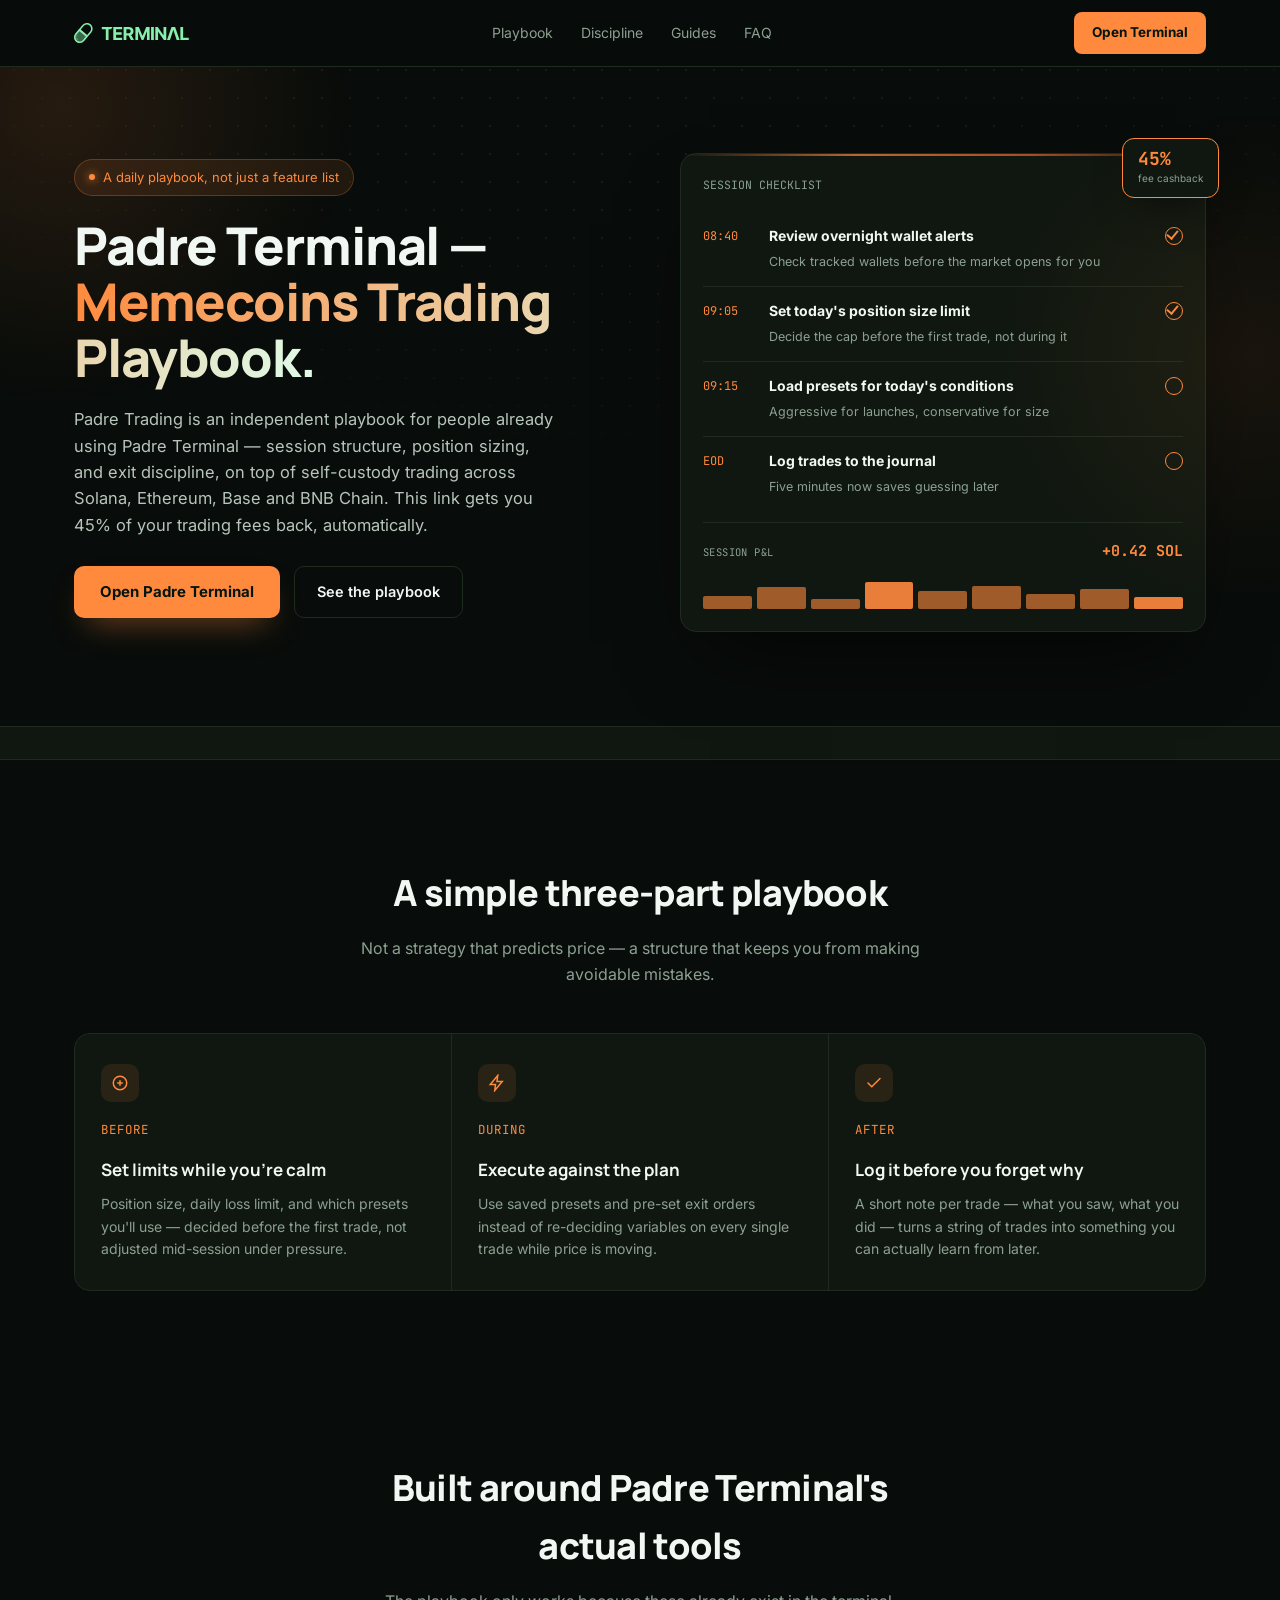
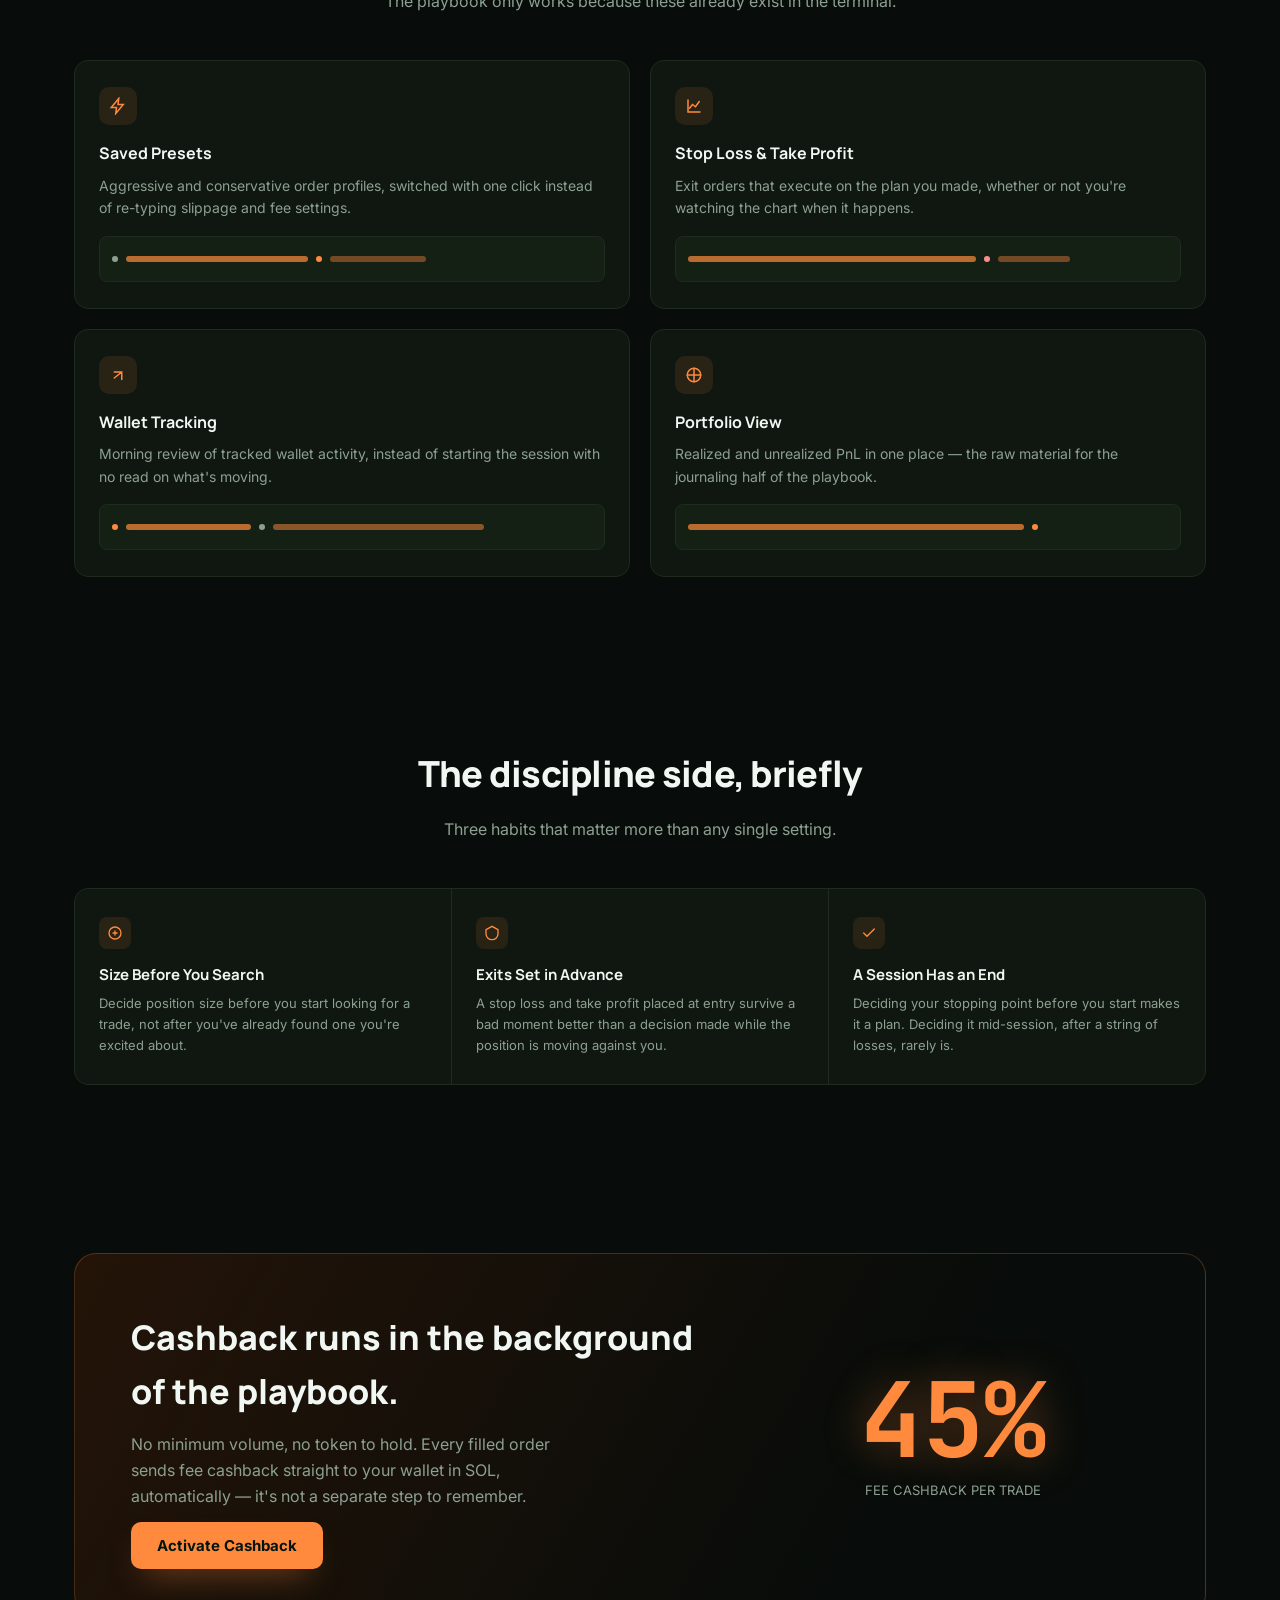
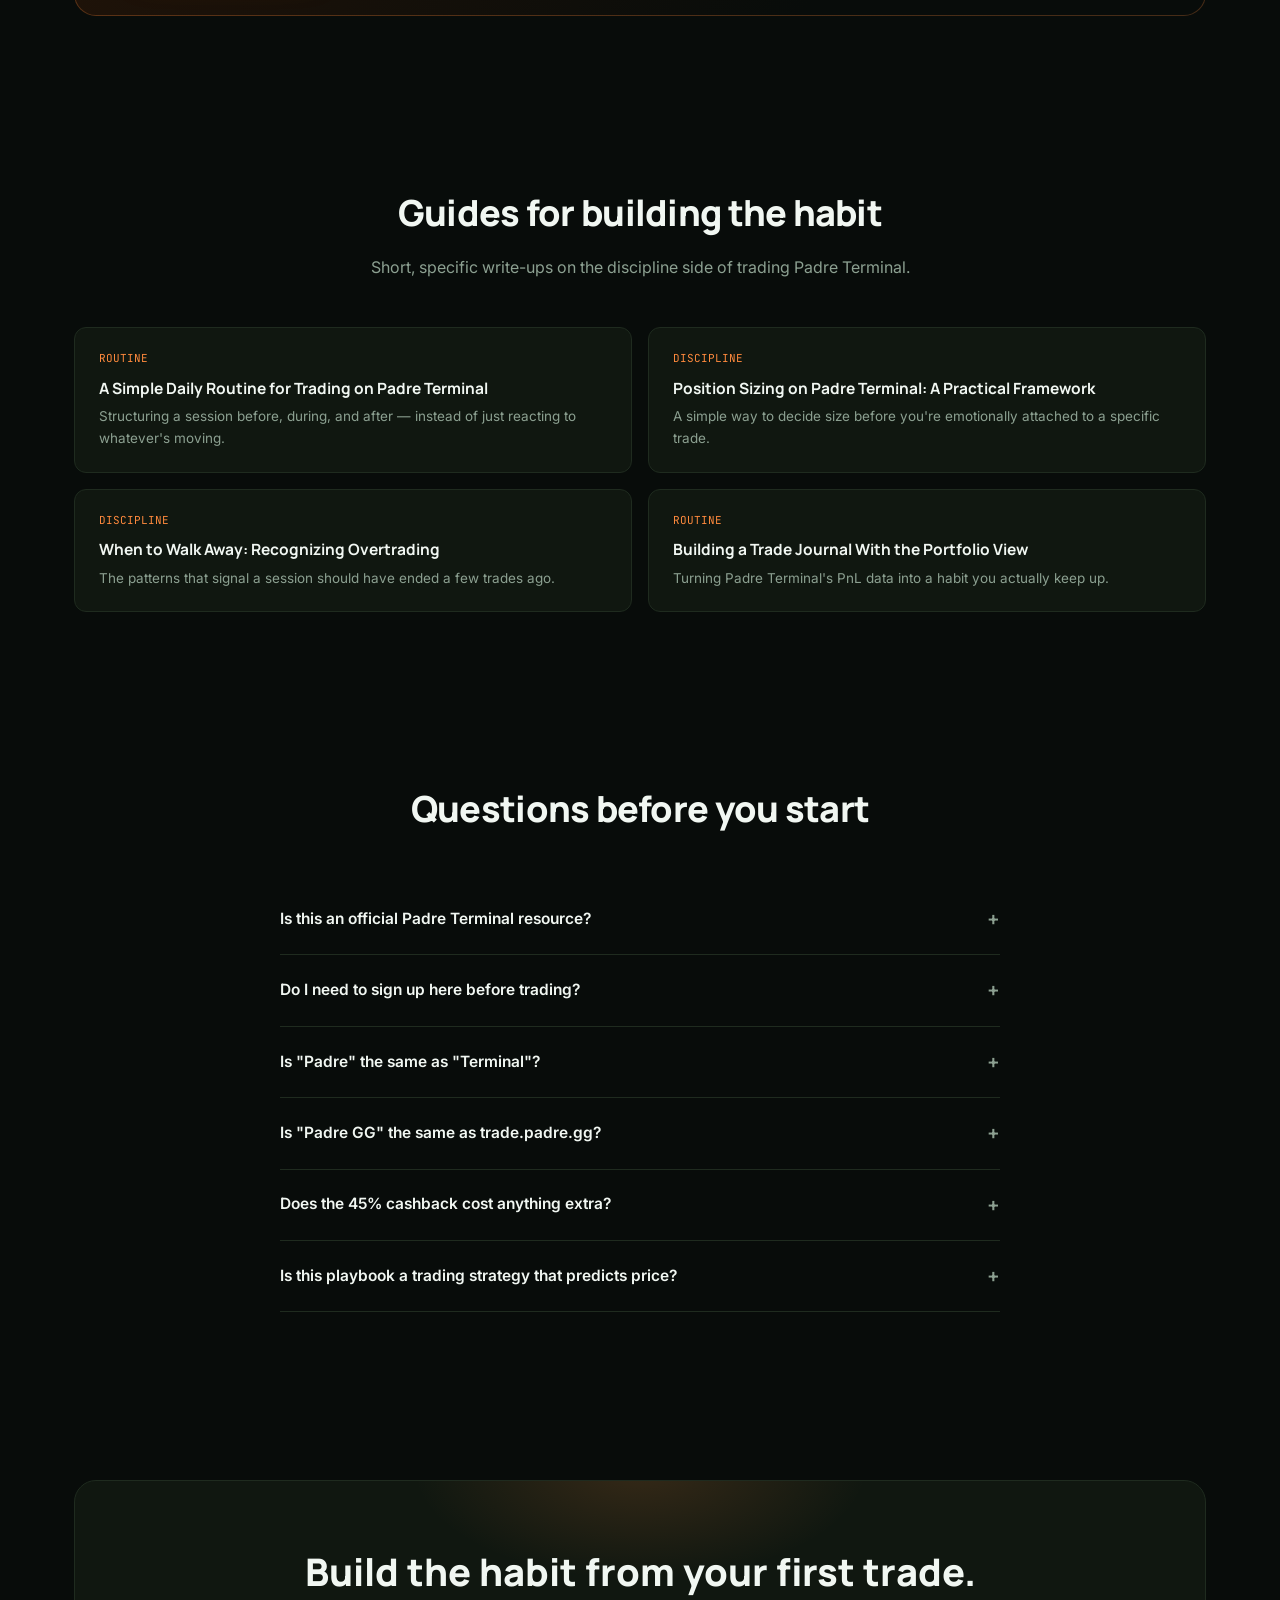
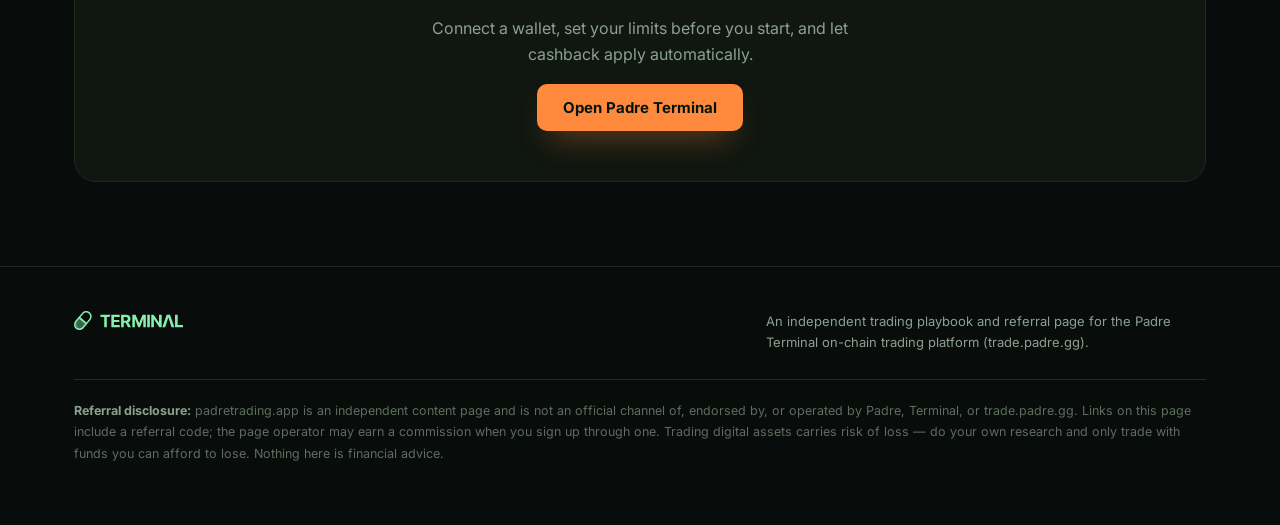
<file: index.html>
<!DOCTYPE html>
<html lang="en">
<head>
<meta charset="UTF-8">
<meta name="viewport" content="width=device-width, initial-scale=1.0, maximum-scale=5.0">
<title>Padre Terminal — Memecoins Trading Playbook, 45% Fee Cashback</title>
<meta name="description" content="A practical trading playbook for Padre Terminal (Padre GG, trade.padre.gg) — session routines, position sizing, and exit discipline for self-custody trading across Solana, Ethereum, Base and BNB Chain. 45% fee cashback via this link.">
<meta property="og:title" content="Padre Trading — Padre Terminal (Padre GG) Playbook">
<meta property="og:description" content="Session routines, position sizing, and exit discipline for trade.padre.gg traders. 45% fee cashback via this referral link.">
<meta property="og:type" content="website">
<meta property="og:site_name" content="Padre Trading">
<meta property="og:url" content="https://padretrading.app/">
<link rel="canonical" href="https://padretrading.app/">
<link rel="icon" href="/favicon.ico" sizes="any">
<link rel="icon" href="/favicon-48.png" sizes="48x48" type="image/png">
<link rel="icon" href="/favicon-96.png" type="image/png" sizes="96x96">
<link rel="icon" href="/icon-mark.svg" type="image/svg+xml">
<link rel="apple-touch-icon" href="/apple-touch-icon.png">
<link rel="manifest" href="/site.webmanifest">
<script type="application/ld+json">
{
  "@context": "https://schema.org",
  "@type": "WebSite",
  "name": "Padre Trading",
  "url": "https://padretrading.app/"
}
</script>
<link rel="preconnect" href="https://fonts.googleapis.com">
<link rel="preconnect" href="https://fonts.gstatic.com" crossorigin>
<link href="https://fonts.googleapis.com/css2?family=Manrope:wght@500;600;700;800&family=Inter:wght@400;500;600;700&family=JetBrains+Mono:wght@400;500;600&display=swap" rel="stylesheet">
<style>
  :root{
    --bg:#080C0A;
    --panel:#101710;
    --panel-2:#152015;
    --line:#1F2B1F;
    --ink:#F1F7F2;
    --muted:#8CA091;
    --accent:#FF8A3D;
    --accent-2:#E8672A;
    --accent-dim: rgba(255,138,61,0.10);
    --warn:#FB8D8D;
    --maxw:1180px;
    --radius:16px;
  }
  *{box-sizing:border-box; margin:0; padding:0;}
  html{scroll-behavior:smooth;}
  body{background:var(--bg); color:var(--ink); font-family:'Inter',sans-serif; line-height:1.6; -webkit-font-smoothing:antialiased; overflow-x:hidden; position:relative;}
  body::before{
    content:""; position:fixed; inset:0; z-index:-1; pointer-events:none;
    background-image: radial-gradient(circle, rgba(255,138,61,0.10) 1px, transparent 1px);
    background-size: 28px 28px;
    mask-image: radial-gradient(ellipse 70% 60% at 50% 0%, black 40%, transparent 100%);
    -webkit-mask-image: radial-gradient(ellipse 70% 60% at 50% 0%, black 40%, transparent 100%);
  }
  h1,h2,h3{font-family:'Manrope',sans-serif;}
  .mono{font-family:'JetBrains Mono',monospace;}
  a{color:inherit; text-decoration:none;}
  .wrap{max-width:var(--maxw); margin:0 auto; padding:0 24px;}
  ::selection{background:var(--accent); color:#04150F;}
  img{max-width:100%; display:block;}

  header{position:sticky; top:0; z-index:60; background:rgba(8,12,10,0.85); backdrop-filter:blur(14px); border-bottom:1px solid var(--line);}
  nav{display:flex; align-items:center; justify-content:space-between; height:66px;}
  .brand svg{height:20px; width:auto; display:block;}
  .nav-links{display:flex; gap:28px; font-size:14px; color:var(--muted);}
  .nav-links a:hover{color:var(--ink);}
  .nav-mobile-hide{display:flex;}
  .nav-right{display:flex; align-items:center; gap:10px;}
  .nav-cta{background:var(--accent); color:#04150F; font-weight:700; font-size:13.5px; padding:10px 18px; border-radius:8px; white-space:nowrap;}
  .hamburger{display:none; align-items:center; justify-content:center; width:34px; height:34px; border-radius:8px; border:1px solid var(--line); background:transparent; color:var(--ink); cursor:pointer;}
  .hamburger svg{width:16px; height:16px;}
  .hamburger.open{border-color:var(--accent); color:var(--accent);}
  .mobile-panel{display:none; flex-direction:column; padding:6px 0 14px; border-top:1px solid var(--line);}
  .mobile-panel.open{display:flex;}
  .mobile-panel a{padding:12px 4px; font-size:14.5px; color:var(--muted); border-bottom:1px solid var(--line);}
  .mobile-panel a:hover{color:var(--accent);}
  @media(max-width:840px){ .nav-mobile-hide{display:none;} .hamburger{display:flex;} }
  @media(max-width:460px){ .wrap{padding:0 16px;} nav{height:56px;} .brand svg{height:17px;} .nav-cta{padding:7px 12px; font-size:12px;} .hamburger{width:30px; height:30px;} }

  .hero{position:relative; padding:60px 0 20px; overflow:hidden;}
  .hero::before{content:""; position:absolute; width:600px; height:600px; border-radius:50%; left:-240px; top:-260px; background:radial-gradient(circle, rgba(255,138,61,0.12), transparent 70%); pointer-events:none;}
  .hero::after{content:""; position:absolute; width:500px; height:500px; border-radius:50%; right:-220px; top:40px; background:radial-gradient(circle, rgba(255,138,61,0.07), transparent 70%); pointer-events:none;}
  .hero-grid{display:grid; grid-template-columns:1fr 0.95fr; gap:52px; align-items:center; position:relative;}
  @media(max-width:940px){ .hero-grid{grid-template-columns:1fr;} }

  .hero-visual{position:relative; padding:26px 0 46px 0;}
  .pnl-strip{margin-top:18px; padding-top:16px; border-top:1px solid var(--line);}
  .pnl-strip .pl-row{display:flex; justify-content:space-between; align-items:baseline; margin-bottom:12px;}
  .pnl-strip .pl-lbl{font-family:'JetBrains Mono',monospace; font-size:10.5px; color:var(--muted); letter-spacing:0.04em;}
  .pnl-strip .pl-val{font-family:'JetBrains Mono',monospace; font-size:15px; font-weight:700; color:var(--accent);}
  .pnl-strip .pl-bars{display:flex; gap:5px; align-items:flex-end; height:34px;}
  .pnl-strip .pl-bars span{flex:1; border-radius:2px; background:var(--accent); opacity:0.6;}
  @media(max-width:940px){ .hero-visual{padding:26px 0 40px 0;} }

  .pill{display:inline-flex; align-items:center; gap:8px; font-size:13px; color:var(--accent); background:var(--accent-dim); border:1px solid rgba(255,138,61,0.25); padding:7px 14px; border-radius:100px; margin-bottom:22px;}
  .pill .dot{width:6px; height:6px; border-radius:50%; background:var(--accent); box-shadow:0 0 8px var(--accent);}

  h1.hero-h{font-size:clamp(32px,4.8vw,52px); font-weight:800; line-height:1.08; letter-spacing:-0.02em; margin-bottom:20px;}
  h1.hero-h .grad{background:linear-gradient(100deg, var(--accent), #DFFCE9); -webkit-background-clip:text; background-clip:text; color:transparent;}
  .hero p.sub{font-size:16.5px; color:#B7C6BB; max-width:480px; margin-bottom:28px;}

  .cta-row{display:flex; gap:14px; flex-wrap:wrap; margin-bottom:28px;}
  .btn-primary{background:var(--accent); color:#04150F; font-weight:700; font-size:15px; padding:14px 26px; border-radius:10px; box-shadow:0 16px 32px -14px rgba(255,138,61,0.5); transition:transform .15s ease;}
  .btn-primary:hover{transform:translateY(-2px);}
  .btn-ghost{border:1px solid var(--line); color:var(--ink); font-weight:600; font-size:14.5px; padding:13px 22px; border-radius:10px;}
  .btn-ghost:hover{border-color:#2c3a2c;}

  /* session timeline visual in hero */
  .session-card{background:var(--panel); border:1px solid var(--line); border-radius:var(--radius); padding:22px; box-shadow:0 40px 80px -30px rgba(0,0,0,0.7); position:relative;}
  .session-card::before{content:""; position:absolute; top:0; left:0; right:0; height:2px; background:linear-gradient(90deg, transparent, var(--accent), var(--accent-2), transparent); opacity:0.7; border-radius:16px 16px 0 0;}
  .float-badge{position:absolute; right:-14px; top:-16px; background:var(--panel); border:1px solid var(--accent); border-radius:12px; padding:11px 15px; box-shadow:0 20px 40px -16px rgba(0,0,0,0.6); z-index:2;}
  .float-badge .v{font-family:'JetBrains Mono',monospace; font-size:18px; font-weight:700; color:var(--accent); line-height:1;}
  .float-badge .l{font-size:10px; color:var(--muted); margin-top:2px;}
  @media(max-width:460px){ .float-badge{right:0; top:-12px; padding:8px 11px;} .float-badge .v{font-size:14px;} }
  .session-card .sc-head{font-family:'JetBrains Mono',monospace; font-size:11.5px; color:var(--muted); margin-bottom:18px; display:flex; justify-content:space-between;}
  .sc-item{display:flex; gap:14px; padding:13px 0; border-bottom:1px solid var(--line);}
  .sc-item:last-child{border-bottom:none;}
  .sc-time{font-family:'JetBrains Mono',monospace; font-size:12px; color:var(--accent); width:52px; flex-shrink:0; padding-top:2px;}
  .sc-body b{display:block; font-size:14px; font-weight:700;}
  .sc-body span{font-size:12.5px; color:var(--muted);}
  .sc-check{width:18px; height:18px; border-radius:50%; border:1.5px solid var(--accent); flex-shrink:0; margin-left:auto; position:relative; margin-top:2px;}
  .sc-check.done::after{content:""; position:absolute; left:3px; top:0; width:5px; height:9px; border-right:2px solid var(--accent); border-bottom:2px solid var(--accent); transform:rotate(40deg);}

  .ticker-outer{border-top:1px solid var(--line); border-bottom:1px solid var(--line); margin-top:48px; overflow:hidden; background:var(--panel); padding:16px 0;}
  .ticker-track{display:flex; gap:48px; width:max-content; animation:ticker-scroll 28s linear infinite;}
  @keyframes ticker-scroll{from{transform:translateX(0);} to{transform:translateX(-50%);}}
  .tick-group{display:flex; align-items:center; gap:48px; white-space:nowrap;}
  .tick-stat{font-family:'JetBrains Mono',monospace; font-size:13px; color:var(--ink);}
  .tick-stat b{color:var(--accent);}
  .tick-sep{width:1px; height:14px; background:var(--line);}
  .tick-chain{font-size:12.5px; color:var(--muted); letter-spacing:0.04em;}
  @media (prefers-reduced-motion: reduce){ .ticker-track{animation:none;} }

  section{padding:84px 0;}
  .sec-head{max-width:600px; margin:0 auto 46px; text-align:center;}
  .sec-head.left{text-align:left; margin:0 0 40px;}
  .sec-head h2{font-size:clamp(26px,3.6vw,36px); font-weight:800; letter-spacing:-0.02em; margin-bottom:14px;}
  .sec-head p{color:var(--muted); font-size:16px;}

  /* playbook steps */
  .playbook{display:grid; grid-template-columns:repeat(3,1fr); gap:1px; background:var(--line); border:1px solid var(--line); border-radius:var(--radius); overflow:hidden;}
  @media(max-width:860px){ .playbook{grid-template-columns:1fr;} }
  .pb-card{background:var(--panel); padding:30px 26px; transition:background .2s ease;}
  .pb-card:hover{background:var(--panel-2);}
  .pb-icon{width:38px; height:38px; border-radius:10px; background:var(--accent-dim); display:flex; align-items:center; justify-content:center; margin-bottom:18px;}
  .pb-icon svg{width:18px; height:18px; stroke:var(--accent);}
  .pb-num{font-family:'JetBrains Mono',monospace; font-size:12.5px; color:var(--accent); margin-bottom:16px;}
  .pb-card h3{font-size:17px; font-weight:700; margin-bottom:10px;}
  .pb-card p{color:var(--muted); font-size:14px;}

  /* feature grid */
  .feat-grid{display:grid; grid-template-columns:repeat(2,1fr); gap:20px;}
  @media(max-width:700px){ .feat-grid{grid-template-columns:1fr;} }
  .feat-card{background:var(--panel); border:1px solid var(--line); border-radius:14px; padding:26px 24px; transition:border-color .2s ease, transform .2s ease; overflow:hidden; position:relative;}
  .feat-card:hover{border-color:#2c3a2c; transform:translateY(-3px);}
  .feat-icon{width:38px; height:38px; border-radius:10px; background:var(--accent-dim); display:flex; align-items:center; justify-content:center; margin-bottom:16px;}
  .feat-icon svg{width:18px; height:18px; stroke:var(--accent);}
  .feat-card h3{font-size:16px; font-weight:700; margin-bottom:8px;}
  .feat-card p{color:var(--muted); font-size:14px; margin-bottom:16px;}
  .feat-mini{height:46px; border-radius:8px; background:var(--panel-2); border:1px solid var(--line); display:flex; align-items:center; padding:0 12px; gap:8px;}
  .feat-mini .bar{height:6px; border-radius:3px; background:var(--accent); opacity:0.7;}
  .feat-mini .dot2{width:6px; height:6px; border-radius:50%; background:var(--muted); flex-shrink:0;}

  /* discipline badges */
  .badge-grid{display:grid; grid-template-columns:repeat(3,1fr); gap:1px; background:var(--line); border:1px solid var(--line); border-radius:14px; overflow:hidden;}
  @media(max-width:760px){ .badge-grid{grid-template-columns:1fr;} }
  .badge-cell{background:var(--panel); padding:28px 24px;}
  .badge-cell .bi{width:32px; height:32px; border-radius:8px; background:var(--accent-dim); display:flex; align-items:center; justify-content:center; margin-bottom:14px;}
  .badge-cell .bi svg{width:16px; height:16px; stroke:var(--accent);}
  .badge-cell h3{font-size:15px; font-weight:700; margin-bottom:6px;}
  .badge-cell p{font-size:13px; color:var(--muted);}

  .cashback{background:linear-gradient(120deg, #241408, #080C0A 70%); border:1px solid rgba(255,138,61,0.25); border-radius:22px; padding:56px; display:grid; grid-template-columns:1.2fr 0.8fr; gap:40px; align-items:center;}
  @media(max-width:800px){ .cashback{grid-template-columns:1fr; padding:36px 26px; text-align:center;} .cashback p{margin-left:auto; margin-right:auto;} }
  .cashback h2{font-size:clamp(24px,3.4vw,34px); font-weight:800; margin-bottom:14px;}
  .cashback p{color:var(--muted); margin-bottom:24px; max-width:420px;}
  .big-num{font-family:'JetBrains Mono',monospace; font-size:clamp(64px,9vw,104px); font-weight:700; color:var(--accent); line-height:1; text-align:center; text-shadow:0 0 44px rgba(255,138,61,0.4);}
  .big-num-l{text-align:center; color:var(--muted); font-size:13px; margin-top:8px;}

  .post-list{display:grid; grid-template-columns:repeat(2,1fr); gap:16px;}
  @media(max-width:700px){ .post-list{grid-template-columns:1fr;} }
  .post-item{background:var(--panel); border:1px solid var(--line); border-radius:12px; padding:22px 24px; transition:border-color .15s ease;}
  .post-item:hover{border-color:var(--accent);}
  .post-item .cat{font-family:'JetBrains Mono',monospace; font-size:11px; color:var(--accent); margin-bottom:8px;}
  .post-item h3{font-size:15.5px; font-weight:700; margin-bottom:6px;}
  .post-item p{font-size:13.5px; color:var(--muted);}

  .faq-item{border-bottom:1px solid var(--line); padding:20px 0;}
  .faq-q{display:flex; justify-content:space-between; align-items:center; cursor:pointer; font-weight:600; font-size:15.5px;}
  .faq-q:hover{color:var(--accent);}
  .faq-q .plus{color:var(--muted); font-size:19px; transition:transform .2s; margin-left:16px; flex-shrink:0;}
  .faq-item.open .plus{transform:rotate(45deg); color:var(--accent);}
  .faq-a{max-height:0; overflow:hidden; transition:max-height .25s ease;}
  .faq-a p{color:var(--muted); font-size:14px; padding-top:12px; max-width:640px;}

  .final-cta{position:relative; overflow:hidden; text-align:center; background:var(--panel); border:1px solid var(--line); border-radius:22px; padding:60px 24px;}
  .final-cta::before{content:""; position:absolute; width:460px; height:230px; left:50%; top:-130px; transform:translateX(-50%); background:radial-gradient(ellipse, rgba(255,138,61,0.16), transparent 70%); pointer-events:none;}
  .final-cta h2{font-size:clamp(26px,4vw,38px); font-weight:800; margin-bottom:14px; position:relative;}
  .final-cta p{color:var(--muted); margin-bottom:28px; position:relative; max-width:440px; margin-left:auto; margin-right:auto;}

  footer{border-top:1px solid var(--line); padding:44px 0 60px;}
  .foot-grid{display:flex; justify-content:space-between; flex-wrap:wrap; gap:20px; margin-bottom:26px; align-items:flex-start;}
  footer .foot-grid svg{height:19px; width:auto;}
  footer .disclaimer{font-size:12.5px; line-height:1.75; color:#5E6D5F; border-top:1px solid var(--line); padding-top:20px;}
  footer .disclaimer strong{color:#8CA091;}

  :focus-visible{outline:2px solid var(--accent); outline-offset:2px;}
</style>
<meta name="google-site-verification" content="ou1lOuBUzwmfHWQ9CeHdJwpDNwmcPGIRPgCT9qHuFzk" />
</head>
<body>

<header>
  <div class="wrap">
    <nav>
      <a href="#top" class="brand" aria-label="Home">
        <svg viewBox="0 0 460 80" fill="none" xmlns="http://www.w3.org/2000/svg">
          <g clip-path="url(#hlogo)">
            <path d="M111.18 24.9642V15.8462H154.259L148.422 24.9642H138.201V68.1539H127.239V24.9642H111.18Z" fill="#86EFAC"/>
            <path d="M157.173 68.1539V15.8462H192.518V24.9642H168.264V37.4282H190.699V46.5463H168.264V59.0358H192.62V68.1539H157.173Z" fill="#86EFAC"/>
            <path d="M198.449 68.1539V15.8462H219.142C223.104 15.8462 226.485 16.5528 229.285 17.9661C232.103 19.3623 234.245 21.346 235.713 23.917C237.199 26.4711 237.942 29.4765 237.942 32.933C237.942 36.4065 237.191 39.3949 235.688 41.8978C234.186 44.3838 232.008 46.2909 229.157 47.619C226.322 48.9471 222.891 49.6112 218.861 49.6112H205.005V40.723H217.068C219.185 40.723 220.944 40.4335 222.344 39.8546C223.745 39.2756 224.786 38.4073 225.469 37.2494C226.169 36.0915 226.519 34.6528 226.519 32.933C226.519 31.1963 226.169 29.7319 225.469 28.54C224.786 27.3481 223.736 26.4456 222.319 25.8326C220.919 25.2026 219.151 24.8877 217.017 24.8877H209.538V68.1539H198.449ZM226.775 44.3498L239.811 68.1539H227.57L214.814 44.3498H226.775Z" fill="#86EFAC"/>
            <path d="M245.639 15.8462H259.316L273.762 50.9904H274.375L288.821 15.8462H302.498V68.1539H291.741V34.1079H291.305L277.731 67.8985H270.406L256.832 33.9802H256.397V68.1539H245.639V15.8462Z" fill="#86EFAC"/>
            <path d="M319.416 15.8462V68.1539H308.327V15.8462H319.416Z" fill="#86EFAC"/>
            <path d="M369.117 15.8462V68.1539H359.538L336.718 35.2317H336.334V68.1539H325.245V15.8462H334.977L357.618 48.7428H358.079V15.8462H369.117Z" fill="#86EFAC"/>
            <path d="M383.916 68.1539H372.032L390.14 15.8462H404.431L422.513 68.1539H410.629L397.489 27.7993H397.08L383.916 68.1539Z" fill="#86EFAC"/>
            <path d="M425.427 68.1539V15.8462H436.517V59.0358H459.005V68.1539H425.427Z" fill="#86EFAC"/>
            <path d="M19.7001 25.2716L54.8013 54.725L40.4621 71.8139C32.3288 81.5068 17.8777 82.7711 8.18477 74.6377C-1.50821 66.5044 -2.77252 52.0533 5.36086 42.3604L19.7001 25.2716Z" fill="#86EFAC" fill-opacity="0.4"/>
            <path d="M12.4455 49.9567C10.1821 53.4357 7.52669 61.7278 15.0121 67.0642" stroke="#86EFAC" stroke-width="1.8" stroke-linecap="round" stroke-dasharray="3.62 7.23 12.06 7.23"/>
            <path d="M66.3158 5.36013C76.0084 13.4933 77.273 27.9446 69.1404 37.6376L40.462 71.8151L40.0761 72.2641C31.8782 81.546 17.7253 82.6454 8.18383 74.6391L7.73629 74.2532C-1.54562 66.0552 -2.64564 51.9031 5.36064 42.3617L34.0391 8.18404C42.1725 -1.50815 56.623 -2.77263 66.3158 5.36013ZM21.6579 32.5119L10.0743 46.3169C4.12538 53.4064 5.0497 63.9764 12.139 69.9255C19.2287 75.8744 29.7994 74.9496 35.7483 67.8599L47.3319 54.0551L21.6579 32.5119ZM62.3606 10.0738C55.2711 4.12539 44.7016 5.05031 38.7527 12.1392L26.8169 26.3637L52.491 47.9068L64.4268 33.6823C70.3751 26.5927 69.4499 16.0226 62.3606 10.0738Z" fill="#86EFAC"/>
          </g>
          <defs><clipPath id="hlogo"><rect width="460" height="80" fill="white"/></clipPath></defs>
        </svg>
      </a>
      <div class="nav-links nav-mobile-hide">
        <a href="#playbook">Playbook</a>
        <a href="#discipline">Discipline</a>
        <a href="#blog">Guides</a>
        <a href="#faq">FAQ</a>
      </div>
      <div class="nav-right">
        <a class="nav-cta" href="/go/" target="_blank" rel="noopener sponsored">Open Terminal</a>
        <button class="hamburger" id="menuBtn" aria-label="Open menu" aria-expanded="false">
          <svg viewBox="0 0 24 24" fill="none" stroke="currentColor" stroke-width="2" stroke-linecap="round"><path d="M4 7h16M4 12h16M4 17h16"/></svg>
        </button>
      </div>
    </nav>
    <div class="mobile-panel" id="mobilePanel">
      <a href="#playbook">Playbook</a>
      <a href="#discipline">Discipline</a>
      <a href="#blog">Guides</a>
      <a href="#faq">FAQ</a>
    </div>
  </div>
</header>

<main id="top">
  <section class="hero">
    <div class="wrap">
      <div class="hero-grid">
        <div>
          <div class="pill"><span class="dot"></span>A daily playbook, not just a feature list</div>
          <h1 class="hero-h">Padre Terminal —<br><span class="grad">Memecoins Trading Playbook.</span></h1>
          <p class="sub">Padre Trading is an independent playbook for people already using Padre Terminal — session structure, position sizing, and exit discipline, on top of self-custody trading across Solana, Ethereum, Base and BNB Chain. This link gets you 45% of your trading fees back, automatically.</p>
          <div class="cta-row">
            <a class="btn-primary" href="/go/" target="_blank" rel="noopener sponsored">Open Padre Terminal</a>
            <a class="btn-ghost" href="#playbook">See the playbook</a>
          </div>
        </div>

        <div class="hero-visual">
        <div class="session-card">
          <div class="float-badge"><div class="v mono">45%</div><div class="l">fee cashback</div></div>
          <div class="sc-head"><span>SESSION CHECKLIST</span><span>TODAY</span></div>
          <div class="sc-item">
            <div class="sc-time">08:40</div>
            <div class="sc-body"><b>Review overnight wallet alerts</b><span>Check tracked wallets before the market opens for you</span></div>
            <div class="sc-check done"></div>
          </div>
          <div class="sc-item">
            <div class="sc-time">09:05</div>
            <div class="sc-body"><b>Set today's position size limit</b><span>Decide the cap before the first trade, not during it</span></div>
            <div class="sc-check done"></div>
          </div>
          <div class="sc-item">
            <div class="sc-time">09:15</div>
            <div class="sc-body"><b>Load presets for today's conditions</b><span>Aggressive for launches, conservative for size</span></div>
            <div class="sc-check"></div>
          </div>
          <div class="sc-item" style="border-bottom:none; padding-bottom:6px;">
            <div class="sc-time">EOD</div>
            <div class="sc-body"><b>Log trades to the journal</b><span>Five minutes now saves guessing later</span></div>
            <div class="sc-check"></div>
          </div>
          <div class="pnl-strip">
            <div class="pl-row"><span class="pl-lbl">SESSION P&amp;L</span><span class="pl-val">+0.42 SOL</span></div>
            <div class="pl-bars">
              <span style="height:40%;"></span><span style="height:65%;"></span><span style="height:30%;"></span>
              <span style="height:80%; opacity:0.9;"></span><span style="height:55%;"></span><span style="height:70%;"></span>
              <span style="height:45%;"></span><span style="height:60%;"></span><span style="height:35%; opacity:0.9;"></span>
            </div>
          </div>
        </div>
        </div>
      </div>
    </div>

    <div class="ticker-outer">
      <div class="ticker-track" id="tickerTrack"></div>
    </div>
  </section>

  <section id="playbook">
    <div class="wrap">
      <div class="sec-head">
        <h2>A simple three-part playbook</h2>
        <p>Not a strategy that predicts price — a structure that keeps you from making avoidable mistakes.</p>
      </div>
      <div class="playbook">
        <div class="pb-card">
          <div class="pb-icon"><svg viewBox="0 0 24 24" fill="none" stroke-width="2" stroke-linecap="round"><path d="M9 12h6M12 9v6"/><circle cx="12" cy="12" r="9"/></svg></div>
          <div class="pb-num">BEFORE</div>
          <h3>Set limits while you're calm</h3>
          <p>Position size, daily loss limit, and which presets you'll use — decided before the first trade, not adjusted mid-session under pressure.</p>
        </div>
        <div class="pb-card">
          <div class="pb-icon"><svg viewBox="0 0 24 24" fill="none" stroke-width="2" stroke-linecap="round"><path d="M13 2 3 14h7l-1 8 10-12h-7l1-8Z"/></svg></div>
          <div class="pb-num">DURING</div>
          <h3>Execute against the plan</h3>
          <p>Use saved presets and pre-set exit orders instead of re-deciding variables on every single trade while price is moving.</p>
        </div>
        <div class="pb-card">
          <div class="pb-icon"><svg viewBox="0 0 24 24" fill="none" stroke-width="2" stroke-linecap="round"><path d="M20 6 9 17l-5-5"/></svg></div>
          <div class="pb-num">AFTER</div>
          <h3>Log it before you forget why</h3>
          <p>A short note per trade — what you saw, what you did — turns a string of trades into something you can actually learn from later.</p>
        </div>
      </div>
    </div>
  </section>

  <section>
    <div class="wrap">
      <div class="sec-head">
        <h2>Built around Padre Terminal's actual tools</h2>
        <p>The playbook only works because these already exist in the terminal.</p>
      </div>
      <div class="feat-grid">
        <div class="feat-card">
          <div class="feat-icon"><svg viewBox="0 0 24 24" fill="none" stroke-width="2" stroke-linecap="round"><path d="M13 2 3 14h7l-1 8 10-12h-7l1-8Z"/></svg></div>
          <h3>Saved Presets</h3>
          <p>Aggressive and conservative order profiles, switched with one click instead of re-typing slippage and fee settings.</p>
          <div class="feat-mini"><span class="dot2"></span><div class="bar" style="width:38%;"></div><span class="dot2" style="background:var(--accent);"></span><div class="bar" style="width:20%; opacity:0.4;"></div></div>
        </div>
        <div class="feat-card">
          <div class="feat-icon"><svg viewBox="0 0 24 24" fill="none" stroke-width="2" stroke-linecap="round"><path d="M4 4v16h16"/><path d="m6 15 4-5 4 3 5-7"/></svg></div>
          <h3>Stop Loss &amp; Take Profit</h3>
          <p>Exit orders that execute on the plan you made, whether or not you're watching the chart when it happens.</p>
          <div class="feat-mini"><div class="bar" style="width:60%;"></div><span class="dot2" style="background:var(--warn);"></span><div class="bar" style="width:15%; opacity:0.4;"></div></div>
        </div>
        <div class="feat-card">
          <div class="feat-icon"><svg viewBox="0 0 24 24" fill="none" stroke-width="2" stroke-linecap="round"><path d="M17 8 7 16M7 8h10v10"/></svg></div>
          <h3>Wallet Tracking</h3>
          <p>Morning review of tracked wallet activity, instead of starting the session with no read on what's moving.</p>
          <div class="feat-mini"><span class="dot2" style="background:var(--accent);"></span><div class="bar" style="width:26%;"></div><span class="dot2"></span><div class="bar" style="width:44%; opacity:0.5;"></div></div>
        </div>
        <div class="feat-card">
          <div class="feat-icon"><svg viewBox="0 0 24 24" fill="none" stroke-width="2" stroke-linecap="round"><circle cx="12" cy="12" r="9"/><path d="M12 3v18M3 12h18"/></svg></div>
          <h3>Portfolio View</h3>
          <p>Realized and unrealized PnL in one place — the raw material for the journaling half of the playbook.</p>
          <div class="feat-mini"><div class="bar" style="width:70%;"></div><span class="dot2" style="background:var(--accent);"></span></div>
        </div>
      </div>
    </div>
  </section>

  <section id="discipline">
    <div class="wrap">
      <div class="sec-head">
        <h2>The discipline side, briefly</h2>
        <p>Three habits that matter more than any single setting.</p>
      </div>
      <div class="badge-grid">
        <div class="badge-cell">
          <div class="bi"><svg viewBox="0 0 24 24" fill="none" stroke-width="2" stroke-linecap="round"><path d="M9 12h6M12 9v6"/><circle cx="12" cy="12" r="9"/></svg></div>
          <h3>Size Before You Search</h3>
          <p>Decide position size before you start looking for a trade, not after you've already found one you're excited about.</p>
        </div>
        <div class="badge-cell">
          <div class="bi"><svg viewBox="0 0 24 24" fill="none" stroke-width="2" stroke-linecap="round"><path d="M12 2 3 7v6c0 5 4 9 9 9s9-4 9-9V7l-9-5Z"/></svg></div>
          <h3>Exits Set in Advance</h3>
          <p>A stop loss and take profit placed at entry survive a bad moment better than a decision made while the position is moving against you.</p>
        </div>
        <div class="badge-cell">
          <div class="bi"><svg viewBox="0 0 24 24" fill="none" stroke-width="2" stroke-linecap="round"><path d="M20 6 9 17l-5-5"/></svg></div>
          <h3>A Session Has an End</h3>
          <p>Deciding your stopping point before you start makes it a plan. Deciding it mid-session, after a string of losses, rarely is.</p>
        </div>
      </div>
    </div>
  </section>

  <section>
    <div class="wrap">
      <div class="cashback">
        <div>
          <h2>Cashback runs in the background of the playbook.</h2>
          <p>No minimum volume, no token to hold. Every filled order sends fee cashback straight to your wallet in SOL, automatically — it's not a separate step to remember.</p>
          <a class="btn-primary" href="/go/" target="_blank" rel="noopener sponsored">Activate Cashback</a>
        </div>
        <div>
          <div class="big-num">45%</div>
          <div class="big-num-l">FEE CASHBACK PER TRADE</div>
        </div>
      </div>
    </div>
  </section>

  <section id="blog">
    <div class="wrap">
      <div class="sec-head">
        <h2>Guides for building the habit</h2>
        <p>Short, specific write-ups on the discipline side of trading Padre Terminal.</p>
      </div>
      <div class="post-list">
        <a class="post-item" href="/blog/daily-trading-routine-padre-terminal.html">
          <div class="cat">ROUTINE</div>
          <h3>A Simple Daily Routine for Trading on Padre Terminal</h3>
          <p>Structuring a session before, during, and after — instead of just reacting to whatever's moving.</p>
        </a>
        <a class="post-item" href="/blog/position-sizing-framework.html">
          <div class="cat">DISCIPLINE</div>
          <h3>Position Sizing on Padre Terminal: A Practical Framework</h3>
          <p>A simple way to decide size before you're emotionally attached to a specific trade.</p>
        </a>
        <a class="post-item" href="/blog/recognizing-overtrading.html">
          <div class="cat">DISCIPLINE</div>
          <h3>When to Walk Away: Recognizing Overtrading</h3>
          <p>The patterns that signal a session should have ended a few trades ago.</p>
        </a>
        <a class="post-item" href="/blog/trade-journal-portfolio-view.html">
          <div class="cat">ROUTINE</div>
          <h3>Building a Trade Journal With the Portfolio View</h3>
          <p>Turning Padre Terminal's PnL data into a habit you actually keep up.</p>
        </a>
      </div>
    </div>
  </section>

  <section id="faq">
    <div class="wrap">
      <div class="sec-head">
        <h2>Questions before you start</h2>
      </div>
      <div style="max-width:720px; margin:0 auto;">
        <div class="faq-item">
          <div class="faq-q">Is this an official Padre Terminal resource? <span class="plus">+</span></div>
          <div class="faq-a"><p>No — this is an independent playbook and referral page that links to the official terminal through a referral code. See the disclosure in the footer.</p></div>
        </div>
        <div class="faq-item">
          <div class="faq-q">Do I need to sign up here before trading? <span class="plus">+</span></div>
          <div class="faq-a"><p>No account or form — the link takes you directly to the terminal, where you connect a wallet instead of creating a login.</p></div>
        </div>
        <div class="faq-item">
          <div class="faq-q">Is "Padre" the same as "Terminal"? <span class="plus">+</span></div>
          <div class="faq-a"><p>Yes. The platform was renamed from Padre to Terminal after Pump.fun's acquisition in October 2025 — same engine and self-custody model, new name and ownership.</p></div>
        </div>
        <div class="faq-item">
          <div class="faq-q">Is "Padre GG" the same as trade.padre.gg? <span class="plus">+</span></div>
          <div class="faq-a"><p>Yes — Padre Terminal, Padre GG, and "trade.padre" are all names people use for the same platform at trade.padre.gg. The referral link on this page goes to that same address.</p></div>
        </div>
        <div class="faq-item">
          <div class="faq-q">Does the 45% cashback cost anything extra? <span class="plus">+</span></div>
          <div class="faq-a"><p>No — it's a rebate on the fee you'd already pay per trade, credited automatically in SOL.</p></div>
        </div>
        <div class="faq-item">
          <div class="faq-q">Is this playbook a trading strategy that predicts price? <span class="plus">+</span></div>
          <div class="faq-a"><p>No — it's a structure for how you size, execute, and review trades. It doesn't tell you what to buy or predict what happens next; it's meant to reduce avoidable mistakes around whatever decisions you're already making.</p></div>
        </div>
      </div>
    </div>
  </section>

  <section>
    <div class="wrap">
      <div class="final-cta">
        <h2>Build the habit from your first trade.</h2>
        <p>Connect a wallet, set your limits before you start, and let cashback apply automatically.</p>
        <a class="btn-primary" href="/go/" target="_blank" rel="noopener sponsored">Open Padre Terminal</a>
      </div>
    </div>
  </section>
</main>

<footer>
  <div class="wrap">
    <div class="foot-grid">
      <svg viewBox="0 0 460 80" fill="none" xmlns="http://www.w3.org/2000/svg">
        <g clip-path="url(#flogo)">
          <path d="M111.18 24.9642V15.8462H154.259L148.422 24.9642H138.201V68.1539H127.239V24.9642H111.18Z" fill="#86EFAC"/>
          <path d="M157.173 68.1539V15.8462H192.518V24.9642H168.264V37.4282H190.699V46.5463H168.264V59.0358H192.62V68.1539H157.173Z" fill="#86EFAC"/>
          <path d="M198.449 68.1539V15.8462H219.142C223.104 15.8462 226.485 16.5528 229.285 17.9661C232.103 19.3623 234.245 21.346 235.713 23.917C237.199 26.4711 237.942 29.4765 237.942 32.933C237.942 36.4065 237.191 39.3949 235.688 41.8978C234.186 44.3838 232.008 46.2909 229.157 47.619C226.322 48.9471 222.891 49.6112 218.861 49.6112H205.005V40.723H217.068C219.185 40.723 220.944 40.4335 222.344 39.8546C223.745 39.2756 224.786 38.4073 225.469 37.2494C226.169 36.0915 226.519 34.6528 226.519 32.933C226.519 31.1963 226.169 29.7319 225.469 28.54C224.786 27.3481 223.736 26.4456 222.319 25.8326C220.919 25.2026 219.151 24.8877 217.017 24.8877H209.538V68.1539H198.449ZM226.775 44.3498L239.811 68.1539H227.57L214.814 44.3498H226.775Z" fill="#86EFAC"/>
          <path d="M245.639 15.8462H259.316L273.762 50.9904H274.375L288.821 15.8462H302.498V68.1539H291.741V34.1079H291.305L277.731 67.8985H270.406L256.832 33.9802H256.397V68.1539H245.639V15.8462Z" fill="#86EFAC"/>
          <path d="M319.416 15.8462V68.1539H308.327V15.8462H319.416Z" fill="#86EFAC"/>
          <path d="M369.117 15.8462V68.1539H359.538L336.718 35.2317H336.334V68.1539H325.245V15.8462H334.977L357.618 48.7428H358.079V15.8462H369.117Z" fill="#86EFAC"/>
          <path d="M383.916 68.1539H372.032L390.14 15.8462H404.431L422.513 68.1539H410.629L397.489 27.7993H397.08L383.916 68.1539Z" fill="#86EFAC"/>
          <path d="M425.427 68.1539V15.8462H436.517V59.0358H459.005V68.1539H425.427Z" fill="#86EFAC"/>
          <path d="M19.7001 25.2716L54.8013 54.725L40.4621 71.8139C32.3288 81.5068 17.8777 82.7711 8.18477 74.6377C-1.50821 66.5044 -2.77252 52.0533 5.36086 42.3604L19.7001 25.2716Z" fill="#86EFAC" fill-opacity="0.4"/>
          <path d="M12.4455 49.9567C10.1821 53.4357 7.52669 61.7278 15.0121 67.0642" stroke="#86EFAC" stroke-width="1.8" stroke-linecap="round" stroke-dasharray="3.62 7.23 12.06 7.23"/>
          <path d="M66.3158 5.36013C76.0084 13.4933 77.273 27.9446 69.1404 37.6376L40.462 71.8151L40.0761 72.2641C31.8782 81.546 17.7253 82.6454 8.18383 74.6391L7.73629 74.2532C-1.54562 66.0552 -2.64564 51.9031 5.36064 42.3617L34.0391 8.18404C42.1725 -1.50815 56.623 -2.77263 66.3158 5.36013ZM21.6579 32.5119L10.0743 46.3169C4.12538 53.4064 5.0497 63.9764 12.139 69.9255C19.2287 75.8744 29.7994 74.9496 35.7483 67.8599L47.3319 54.0551L21.6579 32.5119ZM62.3606 10.0738C55.2711 4.12539 44.7016 5.05031 38.7527 12.1392L26.8169 26.3637L52.491 47.9068L64.4268 33.6823C70.3751 26.5927 69.4499 16.0226 62.3606 10.0738Z" fill="#86EFAC"/>
        </g>
        <defs><clipPath id="flogo"><rect width="460" height="80" fill="white"/></clipPath></defs>
      </svg>
      <div style="max-width:440px; font-size:13px; color:var(--muted);">An independent trading playbook and referral page for the Padre Terminal on-chain trading platform (trade.padre.gg).</div>
    </div>
    <div class="disclaimer">
      <strong>Referral disclosure:</strong> padretrading.app is an independent content page and is not an official channel of, endorsed by, or operated by Padre, Terminal, or trade.padre.gg. Links on this page include a referral code; the page operator may earn a commission when you sign up through one. Trading digital assets carries risk of loss — do your own research and only trade with funds you can afford to lose. Nothing here is financial advice.
    </div>
  </div>
</footer>

<script>
<script>
(function(){
  var track = document.getElementById('tickerTrack');
  if(!track) return;
  var stats = [
    '<span class="tick-stat">~<b>300ms</b> typical execution</span>',
    '<span class="tick-stat"><b>45%</b> fee cashback via this link</span>',
    '<span class="tick-stat"><b>4</b> networks, one login</span>',
    '<span class="tick-stat">Self-custody — <b>your keys, your wallet</b></span>',
    '<span class="tick-chain">SOL · ETH · BASE · BNB</span>'
  ];
  var group = '<div class="tick-group">' + stats.join('<span class="tick-sep"></span>') + '<span class="tick-sep"></span></div>';
  track.innerHTML = group + group;
})();

(function(){
  var btn = document.getElementById('menuBtn');
  var panel = document.getElementById('mobilePanel');
  if(!btn || !panel) return;
  btn.addEventListener('click', function(){
    var isOpen = panel.classList.toggle('open');
    btn.classList.toggle('open', isOpen);
    btn.setAttribute('aria-expanded', isOpen ? 'true' : 'false');
  });
  panel.querySelectorAll('a').forEach(function(a){
    a.addEventListener('click', function(){ panel.classList.remove('open'); btn.classList.remove('open'); btn.setAttribute('aria-expanded','false'); });
  });
})();

document.querySelectorAll('.faq-item').forEach(function(item){
  var q = item.querySelector('.faq-q');
  var a = item.querySelector('.faq-a');
  q.addEventListener('click', function(){
    var isOpen = item.classList.contains('open');
    document.querySelectorAll('.faq-item.open').forEach(function(o){ o.classList.remove('open'); o.querySelector('.faq-a').style.maxHeight = null; });
    if(!isOpen){ item.classList.add('open'); a.style.maxHeight = a.scrollHeight + 20 + 'px'; }
  });
});
</script>

</body>
</html>
</file>
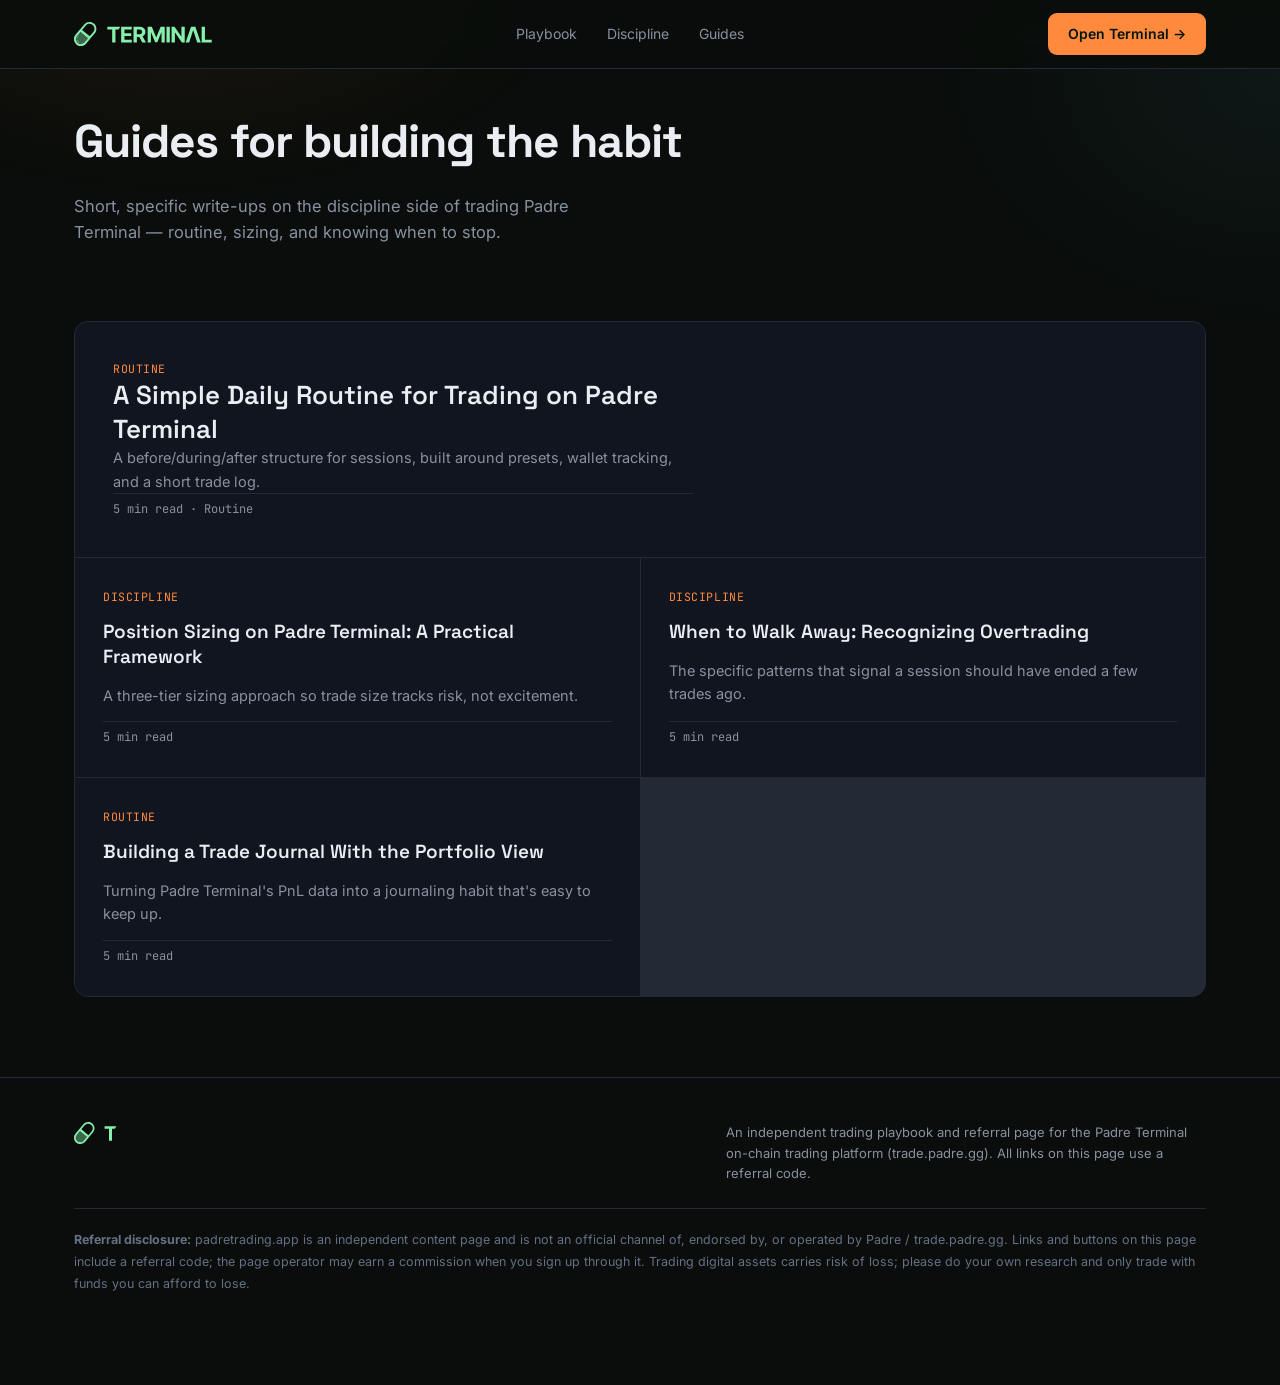
<file: blog/index.html>
<!DOCTYPE html>
<html lang="en">
<head>
<meta charset="UTF-8">
<meta name="viewport" content="width=device-width, initial-scale=1.0">
<title>Guides — Padre Trading Blog</title>
<meta name="description" content="Guides on the discipline side of trading Padre Terminal — daily routines, position sizing, overtrading, and trade journaling.">
<link rel="canonical" href="https://padretrading.app/blog/">
<meta property="og:title" content="Guides — Padre Trading Blog">
<meta property="og:description" content="Routine, sizing, and discipline guides for trading Padre Terminal.">
<meta property="og:type" content="website">
<link rel="icon" href="/favicon.ico" sizes="any">
<link rel="icon" href="/favicon-48.png" sizes="48x48" type="image/png">
<link rel="icon" href="/favicon-96.png" type="image/png" sizes="96x96">
<link rel="icon" href="/icon-mark.svg" type="image/svg+xml">
<link rel="apple-touch-icon" href="/apple-touch-icon.png">
<link rel="manifest" href="/site.webmanifest">
<link rel="preconnect" href="https://fonts.googleapis.com">
<link rel="preconnect" href="https://fonts.gstatic.com" crossorigin>
<link href="https://fonts.googleapis.com/css2?family=Space+Grotesk:wght@500;600;700&family=Inter:wght@400;500;600;700&family=JetBrains+Mono:wght@400;500;600&display=swap" rel="stylesheet">
<link rel="stylesheet" href="/blog/styles.css">
<script type="application/ld+json">
{
  "@context": "https://schema.org",
  "@type": "Blog",
  "name": "Padre Trading Blog",
  "url": "https://padretrading.app/blog/"
}
</script>
</head>
<body>

<header>
  <div class="wrap">
    <nav>
      <a href="/" aria-label="Home" class="logo-img">
        <svg viewBox="0 0 460 80" fill="none" xmlns="http://www.w3.org/2000/svg">
          <g clip-path="url(#clipNavPTB)">
            <path d="M111.18 24.9642V15.8462H154.259L148.422 24.9642H138.201V68.1539H127.239V24.9642H111.18Z" fill="#86EFAC"/>
            <path d="M157.173 68.1539V15.8462H192.518V24.9642H168.264V37.4282H190.699V46.5463H168.264V59.0358H192.62V68.1539H157.173Z" fill="#86EFAC"/>
            <path d="M198.449 68.1539V15.8462H219.142C223.104 15.8462 226.485 16.5528 229.285 17.9661C232.103 19.3623 234.245 21.346 235.713 23.917C237.199 26.4711 237.942 29.4765 237.942 32.933C237.942 36.4065 237.191 39.3949 235.688 41.8978C234.186 44.3838 232.008 46.2909 229.157 47.619C226.322 48.9471 222.891 49.6112 218.861 49.6112H205.005V40.723H217.068C219.185 40.723 220.944 40.4335 222.344 39.8546C223.745 39.2756 224.786 38.4073 225.469 37.2494C226.169 36.0915 226.519 34.6528 226.519 32.933C226.519 31.1963 226.169 29.7319 225.469 28.54C224.786 27.3481 223.736 26.4456 222.319 25.8326C220.919 25.2026 219.151 24.8877 217.017 24.8877H209.538V68.1539H198.449ZM226.775 44.3498L239.811 68.1539H227.57L214.814 44.3498H226.775Z" fill="#86EFAC"/>
            <path d="M245.639 15.8462H259.316L273.762 50.9904H274.375L288.821 15.8462H302.498V68.1539H291.741V34.1079H291.305L277.731 67.8985H270.406L256.832 33.9802H256.397V68.1539H245.639V15.8462Z" fill="#86EFAC"/>
            <path d="M319.416 15.8462V68.1539H308.327V15.8462H319.416Z" fill="#86EFAC"/>
            <path d="M369.117 15.8462V68.1539H359.538L336.718 35.2317H336.334V68.1539H325.245V15.8462H334.977L357.618 48.7428H358.079V15.8462H369.117Z" fill="#86EFAC"/>
            <path d="M383.916 68.1539H372.032L390.14 15.8462H404.431L422.513 68.1539H410.629L397.489 27.7993H397.08L383.916 68.1539Z" fill="#86EFAC"/>
            <path d="M425.427 68.1539V15.8462H436.517V59.0358H459.005V68.1539H425.427Z" fill="#86EFAC"/>
            <path d="M19.7001 25.2716L54.8013 54.725L40.4621 71.8139C32.3288 81.5068 17.8777 82.7711 8.18477 74.6377C-1.50821 66.5044 -2.77252 52.0533 5.36086 42.3604L19.7001 25.2716Z" fill="#86EFAC" fill-opacity="0.4"/>
            <path d="M12.4455 49.9567C10.1821 53.4357 7.52669 61.7278 15.0121 67.0642" stroke="#86EFAC" stroke-width="1.8" stroke-linecap="round" stroke-dasharray="3.62 7.23 12.06 7.23"/>
            <path d="M66.3158 5.36013C76.0084 13.4933 77.273 27.9446 69.1404 37.6376L40.462 71.8151L40.0761 72.2641C31.8782 81.546 17.7253 82.6454 8.18383 74.6391L7.73629 74.2532C-1.54562 66.0552 -2.64564 51.9031 5.36064 42.3617L34.0391 8.18404C42.1725 -1.50815 56.623 -2.77263 66.3158 5.36013ZM21.6579 32.5119L10.0743 46.3169C4.12538 53.4064 5.0497 63.9764 12.139 69.9255C19.2287 75.8744 29.7994 74.9496 35.7483 67.8599L47.3319 54.0551L21.6579 32.5119ZM62.3606 10.0738C55.2711 4.12539 44.7016 5.05031 38.7527 12.1392L26.8169 26.3637L52.491 47.9068L64.4268 33.6823C70.3751 26.5927 69.4499 16.0226 62.3606 10.0738Z" fill="#86EFAC"/>
          </g>
          <defs><clipPath id="clipNavPTB"><rect width="460" height="80" fill="white"/></clipPath></defs>
        </svg>
      </a>
      <div class="nav-links nav-mobile-hide">
        <a href="/#playbook">Playbook</a>
        <a href="/#discipline">Discipline</a>
        <a href="/blog/">Guides</a>
      </div>
      <a class="nav-cta" href="/go/" target="_blank" rel="noopener sponsored">Open Terminal →</a>
    </nav>
  </div>
</header>

<main>
  <div class="wrap">
    <div class="blog-hero">
      <h1>Guides for building the habit</h1>
      <p>Short, specific write-ups on the discipline side of trading Padre Terminal — routine, sizing, and knowing when to stop.</p>
    </div>

    <div class="post-grid">
      <a class="post-card featured" href="/blog/daily-trading-routine-padre-terminal.html">
        <div>
          <div class="cat">ROUTINE</div>
          <h2>A Simple Daily Routine for Trading on Padre Terminal</h2>
          <p>A before/during/after structure for sessions, built around presets, wallet tracking, and a short trade log.</p>
          <div class="meta">5 min read · Routine</div>
        </div>
      </a>

      <a class="post-card" href="/blog/position-sizing-framework.html">
        <div class="cat">DISCIPLINE</div>
        <h2>Position Sizing on Padre Terminal: A Practical Framework</h2>
        <p>A three-tier sizing approach so trade size tracks risk, not excitement.</p>
        <div class="meta">5 min read</div>
      </a>

      <a class="post-card" href="/blog/recognizing-overtrading.html">
        <div class="cat">DISCIPLINE</div>
        <h2>When to Walk Away: Recognizing Overtrading</h2>
        <p>The specific patterns that signal a session should have ended a few trades ago.</p>
        <div class="meta">5 min read</div>
      </a>

      <a class="post-card" href="/blog/trade-journal-portfolio-view.html">
        <div class="cat">ROUTINE</div>
        <h2>Building a Trade Journal With the Portfolio View</h2>
        <p>Turning Padre Terminal's PnL data into a journaling habit that's easy to keep up.</p>
        <div class="meta">5 min read</div>
      </a>
    </div>
  </div>
</main>

<footer>
  <div class="wrap">
    <div class="foot-grid">
      <span class="logo-img" style="display:inline-block;">
        <svg viewBox="0 0 460 80" fill="none" xmlns="http://www.w3.org/2000/svg" style="height:22px;width:auto;">
          <g clip-path="url(#clipFootPTB)">
            <path d="M111.18 24.9642V15.8462H154.259L148.422 24.9642H138.201V68.1539H127.239V24.9642H111.18Z" fill="#86EFAC"/>
            <path d="M19.7001 25.2716L54.8013 54.725L40.4621 71.8139C32.3288 81.5068 17.8777 82.7711 8.18477 74.6377C-1.50821 66.5044 -2.77252 52.0533 5.36086 42.3604L19.7001 25.2716Z" fill="#86EFAC" fill-opacity="0.4"/>
            <path d="M66.3158 5.36013C76.0084 13.4933 77.273 27.9446 69.1404 37.6376L40.462 71.8151L40.0761 72.2641C31.8782 81.546 17.7253 82.6454 8.18383 74.6391L7.73629 74.2532C-1.54562 66.0552 -2.64564 51.9031 5.36064 42.3617L34.0391 8.18404C42.1725 -1.50815 56.623 -2.77263 66.3158 5.36013ZM21.6579 32.5119L10.0743 46.3169C4.12538 53.4064 5.0497 63.9764 12.139 69.9255C19.2287 75.8744 29.7994 74.9496 35.7483 67.8599L47.3319 54.0551L21.6579 32.5119ZM62.3606 10.0738C55.2711 4.12539 44.7016 5.05031 38.7527 12.1392L26.8169 26.3637L52.491 47.9068L64.4268 33.6823C70.3751 26.5927 69.4499 16.0226 62.3606 10.0738Z" fill="#86EFAC"/>
          </g>
          <defs><clipPath id="clipFootPTB"><rect width="460" height="80" fill="white"/></clipPath></defs>
        </svg>
      </span>
      <div style="max-width:480px;">An independent trading playbook and referral page for the Padre Terminal on-chain trading platform (trade.padre.gg). All links on this page use a referral code.</div>
    </div>
    <div class="disclaimer">
      <strong>Referral disclosure:</strong> padretrading.app is an independent content page and is not an official channel of, endorsed by, or operated by Padre / trade.padre.gg. Links and buttons on this page include a referral code; the page operator may earn a commission when you sign up through it. Trading digital assets carries risk of loss; please do your own research and only trade with funds you can afford to lose.
    </div>
  </div>
</footer>

</body>
</html>
</file>
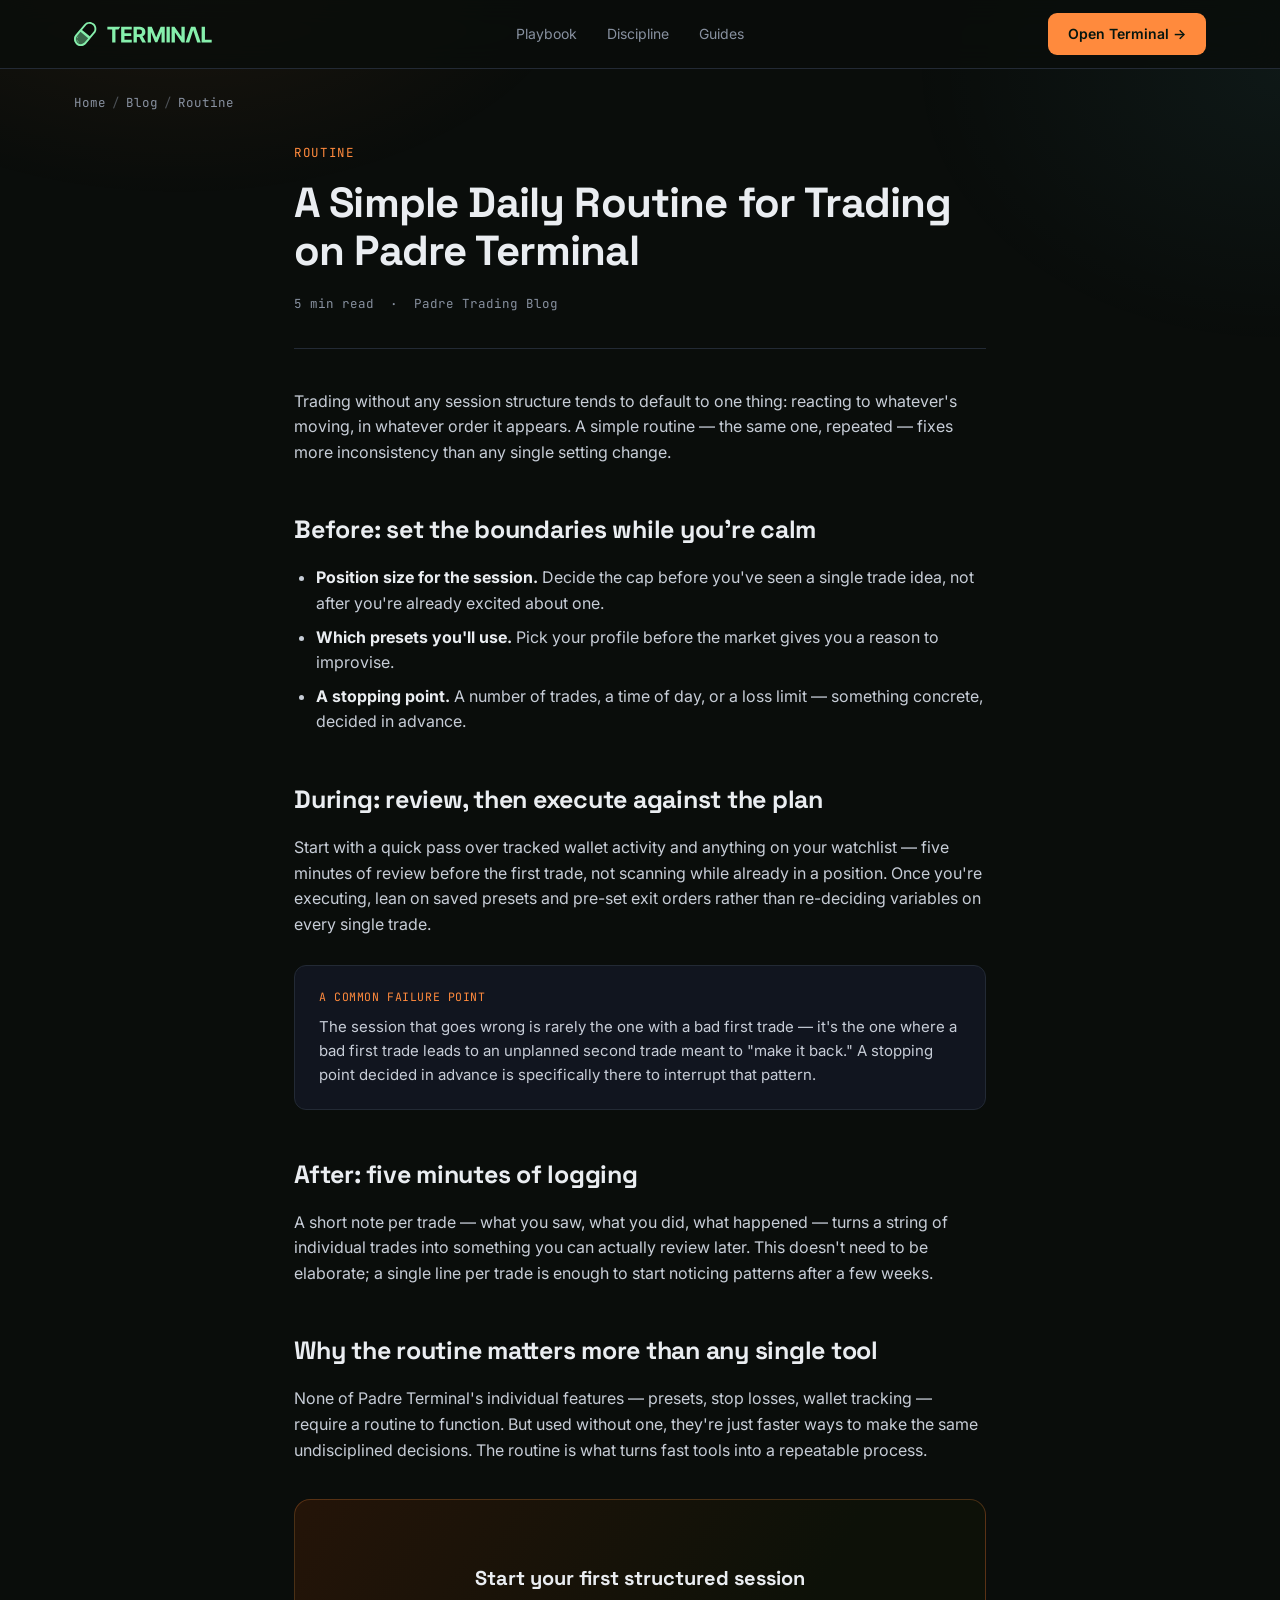
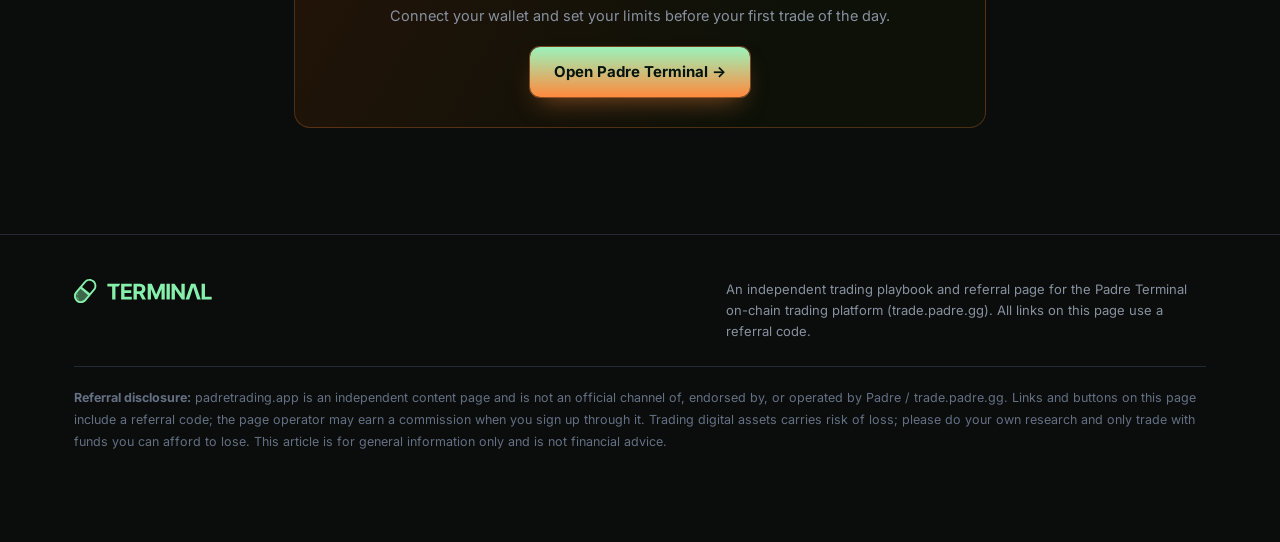
<file: blog/daily-trading-routine-padre-terminal.html>
<!DOCTYPE html>
<html lang="en">
<head>
<meta charset="UTF-8">
<meta name="viewport" content="width=device-width, initial-scale=1.0">
<title>A Simple Daily Routine for Trading on Padre Terminal</title>
<meta name="description" content="A practical before/during/after routine for trading sessions on Padre Terminal, built around presets, wallet tracking, and a short trade log.">
<link rel="canonical" href="https://padretrading.app/blog/daily-trading-routine-padre-terminal.html">
<meta property="og:title" content="A Simple Daily Routine for Trading on Padre Terminal">
<meta property="og:description" content="A practical before/during/after routine for trading sessions on Padre Terminal, built around presets, wallet tracking, and a short trade log.">
<meta property="og:type" content="article">
<link rel="icon" href="/favicon.ico" sizes="any">
<link rel="icon" href="/favicon-48.png" sizes="48x48" type="image/png">
<link rel="icon" href="/favicon-96.png" type="image/png" sizes="96x96">
<link rel="icon" href="/icon-mark.svg" type="image/svg+xml">
<link rel="apple-touch-icon" href="/apple-touch-icon.png">
<link rel="manifest" href="/site.webmanifest">
<link rel="preconnect" href="https://fonts.googleapis.com">
<link rel="preconnect" href="https://fonts.gstatic.com" crossorigin>
<link href="https://fonts.googleapis.com/css2?family=Space+Grotesk:wght@500;600;700&family=Inter:wght@400;500;600;700&family=JetBrains+Mono:wght@400;500;600&display=swap" rel="stylesheet">
<link rel="stylesheet" href="/blog/styles.css">
<script type="application/ld+json">
{
  "@context": "https://schema.org",
  "@type": "Article",
  "headline": "A Simple Daily Routine for Trading on Padre Terminal",
  "description": "A practical before/during/after routine for trading sessions on Padre Terminal, built around presets, wallet tracking, and a short trade log.",
  "author": {"@type": "Organization", "name": "Padre Trading Blog"},
  "publisher": {"@type": "Organization", "name": "padretrading.app"},
  "mainEntityOfPage": "https://padretrading.app/blog/daily-trading-routine-padre-terminal.html"
}
</script>
</head>
<body>
<header>
  <div class="wrap">
    <nav>
      <a href="/" aria-label="Home" class="logo-img"><svg viewBox="0 0 460 80" fill="none" xmlns="http://www.w3.org/2000/svg">
          <g clip-path="url(#clipNavPT)">
            <path d="M111.18 24.9642V15.8462H154.259L148.422 24.9642H138.201V68.1539H127.239V24.9642H111.18Z" fill="#86EFAC"/>
            <path d="M157.173 68.1539V15.8462H192.518V24.9642H168.264V37.4282H190.699V46.5463H168.264V59.0358H192.62V68.1539H157.173Z" fill="#86EFAC"/>
            <path d="M198.449 68.1539V15.8462H219.142C223.104 15.8462 226.485 16.5528 229.285 17.9661C232.103 19.3623 234.245 21.346 235.713 23.917C237.199 26.4711 237.942 29.4765 237.942 32.933C237.942 36.4065 237.191 39.3949 235.688 41.8978C234.186 44.3838 232.008 46.2909 229.157 47.619C226.322 48.9471 222.891 49.6112 218.861 49.6112H205.005V40.723H217.068C219.185 40.723 220.944 40.4335 222.344 39.8546C223.745 39.2756 224.786 38.4073 225.469 37.2494C226.169 36.0915 226.519 34.6528 226.519 32.933C226.519 31.1963 226.169 29.7319 225.469 28.54C224.786 27.3481 223.736 26.4456 222.319 25.8326C220.919 25.2026 219.151 24.8877 217.017 24.8877H209.538V68.1539H198.449ZM226.775 44.3498L239.811 68.1539H227.57L214.814 44.3498H226.775Z" fill="#86EFAC"/>
            <path d="M245.639 15.8462H259.316L273.762 50.9904H274.375L288.821 15.8462H302.498V68.1539H291.741V34.1079H291.305L277.731 67.8985H270.406L256.832 33.9802H256.397V68.1539H245.639V15.8462Z" fill="#86EFAC"/>
            <path d="M319.416 15.8462V68.1539H308.327V15.8462H319.416Z" fill="#86EFAC"/>
            <path d="M369.117 15.8462V68.1539H359.538L336.718 35.2317H336.334V68.1539H325.245V15.8462H334.977L357.618 48.7428H358.079V15.8462H369.117Z" fill="#86EFAC"/>
            <path d="M383.916 68.1539H372.032L390.14 15.8462H404.431L422.513 68.1539H410.629L397.489 27.7993H397.08L383.916 68.1539Z" fill="#86EFAC"/>
            <path d="M425.427 68.1539V15.8462H436.517V59.0358H459.005V68.1539H425.427Z" fill="#86EFAC"/>
            <path d="M19.7001 25.2716L54.8013 54.725L40.4621 71.8139C32.3288 81.5068 17.8777 82.7711 8.18477 74.6377C-1.50821 66.5044 -2.77252 52.0533 5.36086 42.3604L19.7001 25.2716Z" fill="#86EFAC" fill-opacity="0.4"/>
            <path d="M12.4455 49.9567C10.1821 53.4357 7.52669 61.7278 15.0121 67.0642" stroke="#86EFAC" stroke-width="1.8" stroke-linecap="round" stroke-dasharray="3.62 7.23 12.06 7.23"/>
            <path d="M66.3158 5.36013C76.0084 13.4933 77.273 27.9446 69.1404 37.6376L40.462 71.8151L40.0761 72.2641C31.8782 81.546 17.7253 82.6454 8.18383 74.6391L7.73629 74.2532C-1.54562 66.0552 -2.64564 51.9031 5.36064 42.3617L34.0391 8.18404C42.1725 -1.50815 56.623 -2.77263 66.3158 5.36013ZM21.6579 32.5119L10.0743 46.3169C4.12538 53.4064 5.0497 63.9764 12.139 69.9255C19.2287 75.8744 29.7994 74.9496 35.7483 67.8599L47.3319 54.0551L21.6579 32.5119ZM62.3606 10.0738C55.2711 4.12539 44.7016 5.05031 38.7527 12.1392L26.8169 26.3637L52.491 47.9068L64.4268 33.6823C70.3751 26.5927 69.4499 16.0226 62.3606 10.0738Z" fill="#86EFAC"/>
          </g>
          <defs><clipPath id="clipNavPT"><rect width="460" height="80" fill="white"/></clipPath></defs>
        </svg></a>
      <div class="nav-links nav-mobile-hide">
        <a href="/#playbook">Playbook</a>
        <a href="/#discipline">Discipline</a>
        <a href="/blog/">Guides</a>
      </div>
      <div class="nav-right">
        <a class="nav-cta" href="/go/" target="_blank" rel="noopener sponsored">Open Terminal →</a>
        <button class="hamburger" id="menuBtn" aria-label="Open menu" aria-expanded="false">
          <svg viewBox="0 0 24 24" fill="none" stroke="currentColor" stroke-width="2" stroke-linecap="round"><path d="M4 7h16M4 12h16M4 17h16"/></svg>
        </button>
      </div>
    </nav>
    <div class="mobile-panel" id="mobilePanel">
      <a href="/">Home</a>
      <a href="/#playbook">Playbook</a>
      <a href="/#discipline">Discipline</a>
      <a href="/blog/">Guides</a>
    </div>
  </div>
</header><main><div class="wrap"><div class="crumb"><a href="/">Home</a><span>/</span><a href="/blog/">Blog</a><span>/</span>Routine</div></div><div class="article-wrap"><div class="article-head">
      <div class="article-cat">ROUTINE</div>
      <h1>A Simple Daily Routine for Trading on Padre Terminal</h1>
      <div class="article-meta"><span>5 min read</span><span>·</span><span>Padre Trading Blog</span></div>
    </div><div class="prose">
<p>Trading without any session structure tends to default to one thing: reacting to whatever's moving, in whatever order it appears. A simple routine — the same one, repeated — fixes more inconsistency than any single setting change.</p>

<h2>Before: set the boundaries while you're calm</h2>
<ul>
  <li><strong>Position size for the session.</strong> Decide the cap before you've seen a single trade idea, not after you're already excited about one.</li>
  <li><strong>Which presets you'll use.</strong> Pick your profile before the market gives you a reason to improvise.</li>
  <li><strong>A stopping point.</strong> A number of trades, a time of day, or a loss limit — something concrete, decided in advance.</li>
</ul>

<h2>During: review, then execute against the plan</h2>
<p>Start with a quick pass over tracked wallet activity and anything on your watchlist — five minutes of review before the first trade, not scanning while already in a position. Once you're executing, lean on saved presets and pre-set exit orders rather than re-deciding variables on every single trade.</p>
<div class="callout">
  <div class="lbl">A COMMON FAILURE POINT</div>
  <p>The session that goes wrong is rarely the one with a bad first trade — it's the one where a bad first trade leads to an unplanned second trade meant to "make it back." A stopping point decided in advance is specifically there to interrupt that pattern.</p>
</div>

<h2>After: five minutes of logging</h2>
<p>A short note per trade — what you saw, what you did, what happened — turns a string of individual trades into something you can actually review later. This doesn't need to be elaborate; a single line per trade is enough to start noticing patterns after a few weeks.</p>

<h2>Why the routine matters more than any single tool</h2>
<p>None of Padre Terminal's individual features — presets, stop losses, wallet tracking — require a routine to function. But used without one, they're just faster ways to make the same undisciplined decisions. The routine is what turns fast tools into a repeatable process.</p>

<div class="inline-cta">
  <h3>Start your first structured session</h3>
  <p>Connect your wallet and set your limits before your first trade of the day.</p>
  <a class="btn-primary" href="/go/" target="_blank" rel="noopener sponsored">Open Padre Terminal →</a>
</div>
</div></div></main><footer>
  <div class="wrap">
    <div class="foot-grid">
      <span class="logo-img" style="display:inline-block;"><svg viewBox="0 0 460 80" fill="none" xmlns="http://www.w3.org/2000/svg">
          <g clip-path="url(#clipFootPT)">
            <path d="M111.18 24.9642V15.8462H154.259L148.422 24.9642H138.201V68.1539H127.239V24.9642H111.18Z" fill="#86EFAC"/>
            <path d="M157.173 68.1539V15.8462H192.518V24.9642H168.264V37.4282H190.699V46.5463H168.264V59.0358H192.62V68.1539H157.173Z" fill="#86EFAC"/>
            <path d="M198.449 68.1539V15.8462H219.142C223.104 15.8462 226.485 16.5528 229.285 17.9661C232.103 19.3623 234.245 21.346 235.713 23.917C237.199 26.4711 237.942 29.4765 237.942 32.933C237.942 36.4065 237.191 39.3949 235.688 41.8978C234.186 44.3838 232.008 46.2909 229.157 47.619C226.322 48.9471 222.891 49.6112 218.861 49.6112H205.005V40.723H217.068C219.185 40.723 220.944 40.4335 222.344 39.8546C223.745 39.2756 224.786 38.4073 225.469 37.2494C226.169 36.0915 226.519 34.6528 226.519 32.933C226.519 31.1963 226.169 29.7319 225.469 28.54C224.786 27.3481 223.736 26.4456 222.319 25.8326C220.919 25.2026 219.151 24.8877 217.017 24.8877H209.538V68.1539H198.449ZM226.775 44.3498L239.811 68.1539H227.57L214.814 44.3498H226.775Z" fill="#86EFAC"/>
            <path d="M245.639 15.8462H259.316L273.762 50.9904H274.375L288.821 15.8462H302.498V68.1539H291.741V34.1079H291.305L277.731 67.8985H270.406L256.832 33.9802H256.397V68.1539H245.639V15.8462Z" fill="#86EFAC"/>
            <path d="M319.416 15.8462V68.1539H308.327V15.8462H319.416Z" fill="#86EFAC"/>
            <path d="M369.117 15.8462V68.1539H359.538L336.718 35.2317H336.334V68.1539H325.245V15.8462H334.977L357.618 48.7428H358.079V15.8462H369.117Z" fill="#86EFAC"/>
            <path d="M383.916 68.1539H372.032L390.14 15.8462H404.431L422.513 68.1539H410.629L397.489 27.7993H397.08L383.916 68.1539Z" fill="#86EFAC"/>
            <path d="M425.427 68.1539V15.8462H436.517V59.0358H459.005V68.1539H425.427Z" fill="#86EFAC"/>
            <path d="M19.7001 25.2716L54.8013 54.725L40.4621 71.8139C32.3288 81.5068 17.8777 82.7711 8.18477 74.6377C-1.50821 66.5044 -2.77252 52.0533 5.36086 42.3604L19.7001 25.2716Z" fill="#86EFAC" fill-opacity="0.4"/>
            <path d="M12.4455 49.9567C10.1821 53.4357 7.52669 61.7278 15.0121 67.0642" stroke="#86EFAC" stroke-width="1.8" stroke-linecap="round" stroke-dasharray="3.62 7.23 12.06 7.23"/>
            <path d="M66.3158 5.36013C76.0084 13.4933 77.273 27.9446 69.1404 37.6376L40.462 71.8151L40.0761 72.2641C31.8782 81.546 17.7253 82.6454 8.18383 74.6391L7.73629 74.2532C-1.54562 66.0552 -2.64564 51.9031 5.36064 42.3617L34.0391 8.18404C42.1725 -1.50815 56.623 -2.77263 66.3158 5.36013ZM21.6579 32.5119L10.0743 46.3169C4.12538 53.4064 5.0497 63.9764 12.139 69.9255C19.2287 75.8744 29.7994 74.9496 35.7483 67.8599L47.3319 54.0551L21.6579 32.5119ZM62.3606 10.0738C55.2711 4.12539 44.7016 5.05031 38.7527 12.1392L26.8169 26.3637L52.491 47.9068L64.4268 33.6823C70.3751 26.5927 69.4499 16.0226 62.3606 10.0738Z" fill="#86EFAC"/>
          </g>
          <defs><clipPath id="clipFootPT"><rect width="460" height="80" fill="white"/></clipPath></defs>
        </svg></span>
      <div style="max-width:480px;">An independent trading playbook and referral page for the Padre Terminal on-chain trading platform (trade.padre.gg). All links on this page use a referral code.</div>
    </div>
    <div class="disclaimer">
      <strong>Referral disclosure:</strong> padretrading.app is an independent content page and is not an official channel of, endorsed by, or operated by Padre / trade.padre.gg. Links and buttons on this page include a referral code; the page operator may earn a commission when you sign up through it. Trading digital assets carries risk of loss; please do your own research and only trade with funds you can afford to lose. This article is for general information only and is not financial advice.
    </div>
  </div>
</footer>
</body>
</html>
</file>
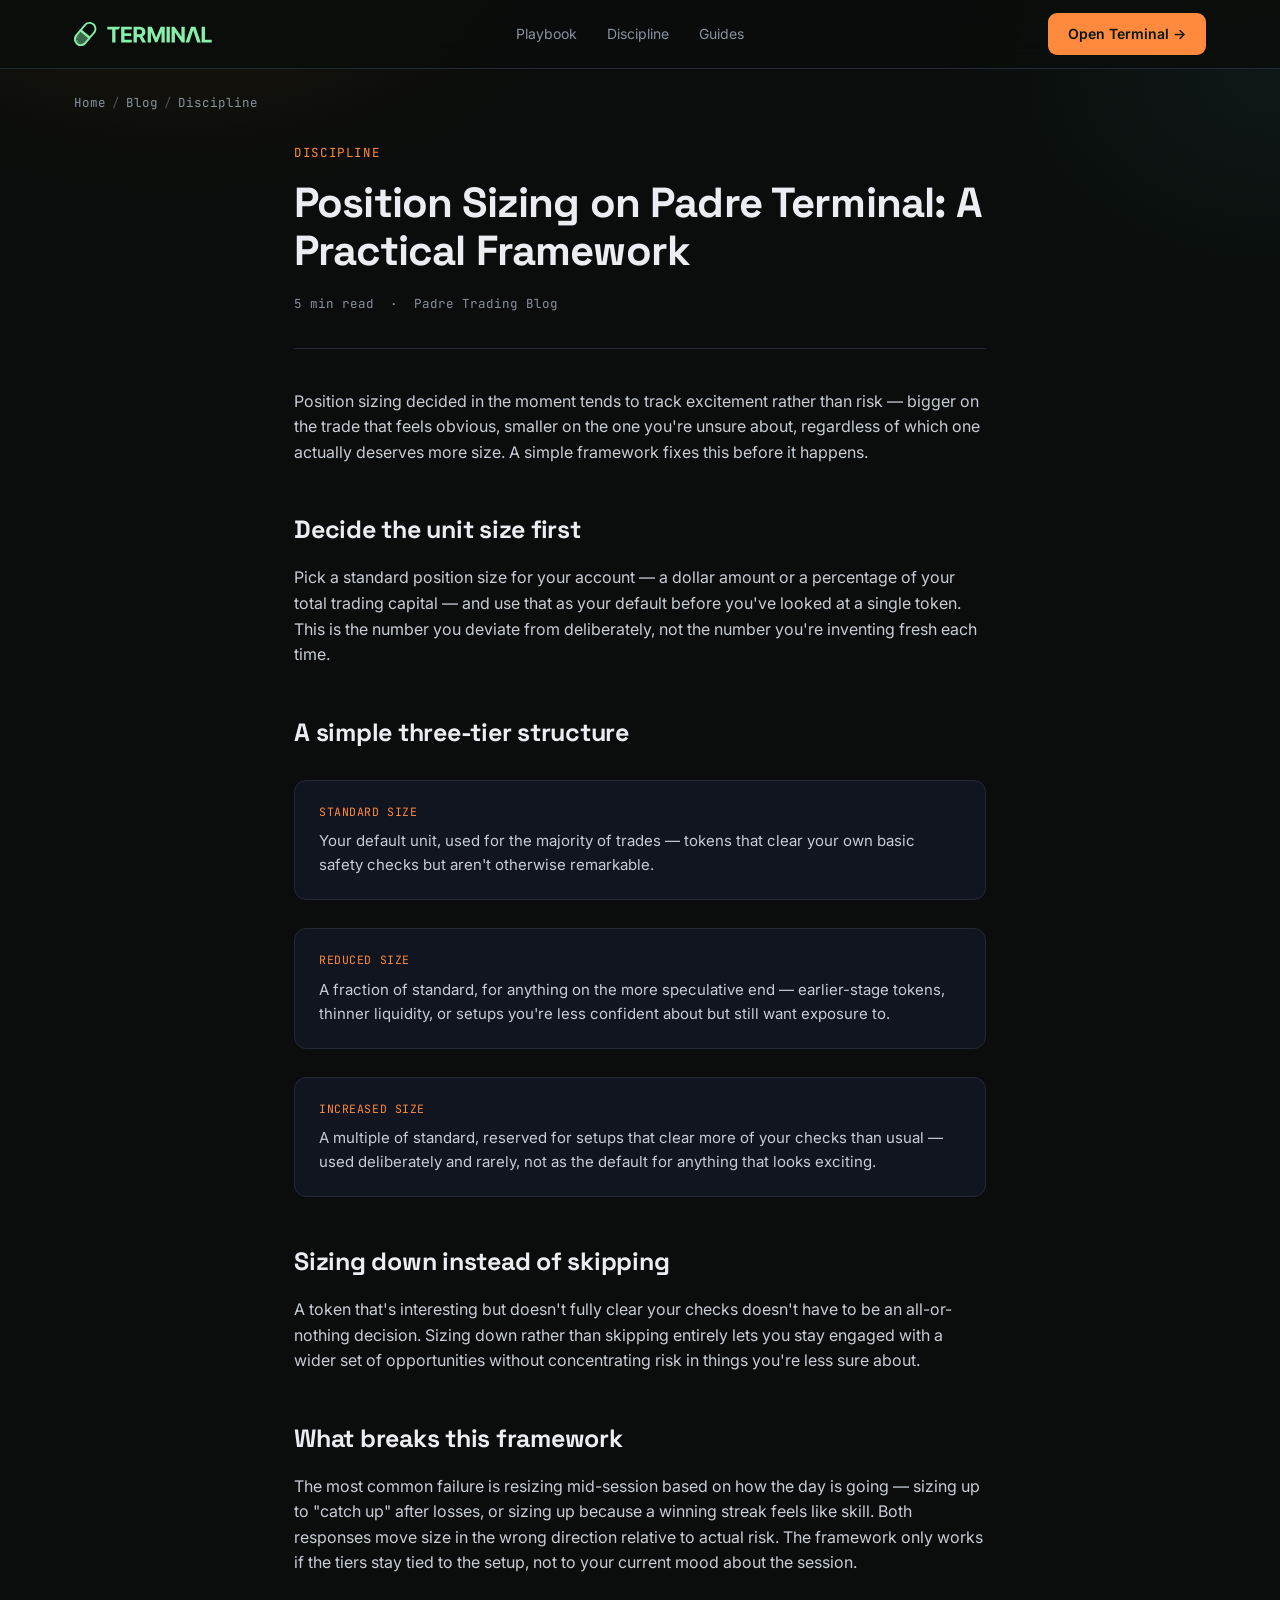
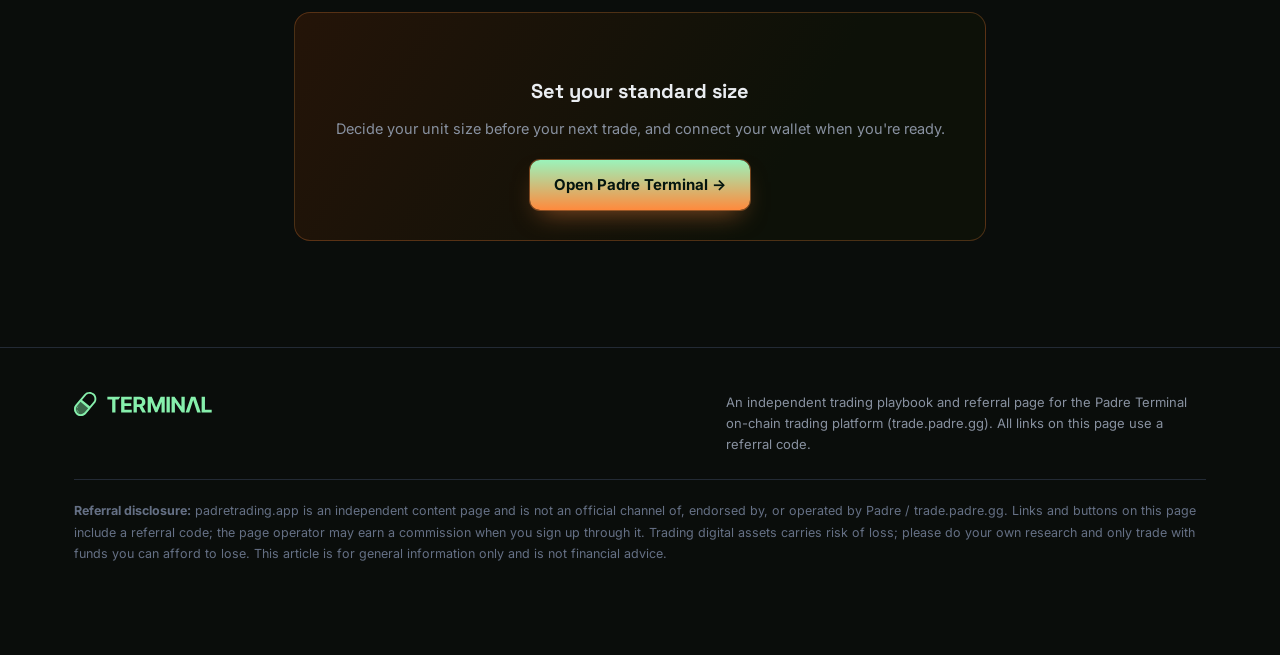
<file: blog/position-sizing-framework.html>
<!DOCTYPE html>
<html lang="en">
<head>
<meta charset="UTF-8">
<meta name="viewport" content="width=device-width, initial-scale=1.0">
<title>Position Sizing on Padre Terminal: A Practical Framework</title>
<meta name="description" content="A simple three-tier position sizing framework for Padre Terminal, so trade size tracks risk instead of how excited you are about a specific setup.">
<link rel="canonical" href="https://padretrading.app/blog/position-sizing-framework.html">
<meta property="og:title" content="Position Sizing on Padre Terminal: A Practical Framework">
<meta property="og:description" content="A simple three-tier position sizing framework for Padre Terminal, so trade size tracks risk instead of how excited you are about a specific setup.">
<meta property="og:type" content="article">
<link rel="icon" href="/favicon.ico" sizes="any">
<link rel="icon" href="/favicon-48.png" sizes="48x48" type="image/png">
<link rel="icon" href="/favicon-96.png" type="image/png" sizes="96x96">
<link rel="icon" href="/icon-mark.svg" type="image/svg+xml">
<link rel="apple-touch-icon" href="/apple-touch-icon.png">
<link rel="manifest" href="/site.webmanifest">
<link rel="preconnect" href="https://fonts.googleapis.com">
<link rel="preconnect" href="https://fonts.gstatic.com" crossorigin>
<link href="https://fonts.googleapis.com/css2?family=Space+Grotesk:wght@500;600;700&family=Inter:wght@400;500;600;700&family=JetBrains+Mono:wght@400;500;600&display=swap" rel="stylesheet">
<link rel="stylesheet" href="/blog/styles.css">
<script type="application/ld+json">
{
  "@context": "https://schema.org",
  "@type": "Article",
  "headline": "Position Sizing on Padre Terminal: A Practical Framework",
  "description": "A simple three-tier position sizing framework for Padre Terminal, so trade size tracks risk instead of how excited you are about a specific setup.",
  "author": {"@type": "Organization", "name": "Padre Trading Blog"},
  "publisher": {"@type": "Organization", "name": "padretrading.app"},
  "mainEntityOfPage": "https://padretrading.app/blog/position-sizing-framework.html"
}
</script>
</head>
<body>
<header>
  <div class="wrap">
    <nav>
      <a href="/" aria-label="Home" class="logo-img"><svg viewBox="0 0 460 80" fill="none" xmlns="http://www.w3.org/2000/svg">
          <g clip-path="url(#clipNavPT)">
            <path d="M111.18 24.9642V15.8462H154.259L148.422 24.9642H138.201V68.1539H127.239V24.9642H111.18Z" fill="#86EFAC"/>
            <path d="M157.173 68.1539V15.8462H192.518V24.9642H168.264V37.4282H190.699V46.5463H168.264V59.0358H192.62V68.1539H157.173Z" fill="#86EFAC"/>
            <path d="M198.449 68.1539V15.8462H219.142C223.104 15.8462 226.485 16.5528 229.285 17.9661C232.103 19.3623 234.245 21.346 235.713 23.917C237.199 26.4711 237.942 29.4765 237.942 32.933C237.942 36.4065 237.191 39.3949 235.688 41.8978C234.186 44.3838 232.008 46.2909 229.157 47.619C226.322 48.9471 222.891 49.6112 218.861 49.6112H205.005V40.723H217.068C219.185 40.723 220.944 40.4335 222.344 39.8546C223.745 39.2756 224.786 38.4073 225.469 37.2494C226.169 36.0915 226.519 34.6528 226.519 32.933C226.519 31.1963 226.169 29.7319 225.469 28.54C224.786 27.3481 223.736 26.4456 222.319 25.8326C220.919 25.2026 219.151 24.8877 217.017 24.8877H209.538V68.1539H198.449ZM226.775 44.3498L239.811 68.1539H227.57L214.814 44.3498H226.775Z" fill="#86EFAC"/>
            <path d="M245.639 15.8462H259.316L273.762 50.9904H274.375L288.821 15.8462H302.498V68.1539H291.741V34.1079H291.305L277.731 67.8985H270.406L256.832 33.9802H256.397V68.1539H245.639V15.8462Z" fill="#86EFAC"/>
            <path d="M319.416 15.8462V68.1539H308.327V15.8462H319.416Z" fill="#86EFAC"/>
            <path d="M369.117 15.8462V68.1539H359.538L336.718 35.2317H336.334V68.1539H325.245V15.8462H334.977L357.618 48.7428H358.079V15.8462H369.117Z" fill="#86EFAC"/>
            <path d="M383.916 68.1539H372.032L390.14 15.8462H404.431L422.513 68.1539H410.629L397.489 27.7993H397.08L383.916 68.1539Z" fill="#86EFAC"/>
            <path d="M425.427 68.1539V15.8462H436.517V59.0358H459.005V68.1539H425.427Z" fill="#86EFAC"/>
            <path d="M19.7001 25.2716L54.8013 54.725L40.4621 71.8139C32.3288 81.5068 17.8777 82.7711 8.18477 74.6377C-1.50821 66.5044 -2.77252 52.0533 5.36086 42.3604L19.7001 25.2716Z" fill="#86EFAC" fill-opacity="0.4"/>
            <path d="M12.4455 49.9567C10.1821 53.4357 7.52669 61.7278 15.0121 67.0642" stroke="#86EFAC" stroke-width="1.8" stroke-linecap="round" stroke-dasharray="3.62 7.23 12.06 7.23"/>
            <path d="M66.3158 5.36013C76.0084 13.4933 77.273 27.9446 69.1404 37.6376L40.462 71.8151L40.0761 72.2641C31.8782 81.546 17.7253 82.6454 8.18383 74.6391L7.73629 74.2532C-1.54562 66.0552 -2.64564 51.9031 5.36064 42.3617L34.0391 8.18404C42.1725 -1.50815 56.623 -2.77263 66.3158 5.36013ZM21.6579 32.5119L10.0743 46.3169C4.12538 53.4064 5.0497 63.9764 12.139 69.9255C19.2287 75.8744 29.7994 74.9496 35.7483 67.8599L47.3319 54.0551L21.6579 32.5119ZM62.3606 10.0738C55.2711 4.12539 44.7016 5.05031 38.7527 12.1392L26.8169 26.3637L52.491 47.9068L64.4268 33.6823C70.3751 26.5927 69.4499 16.0226 62.3606 10.0738Z" fill="#86EFAC"/>
          </g>
          <defs><clipPath id="clipNavPT"><rect width="460" height="80" fill="white"/></clipPath></defs>
        </svg></a>
      <div class="nav-links nav-mobile-hide">
        <a href="/#playbook">Playbook</a>
        <a href="/#discipline">Discipline</a>
        <a href="/blog/">Guides</a>
      </div>
      <div class="nav-right">
        <a class="nav-cta" href="/go/" target="_blank" rel="noopener sponsored">Open Terminal →</a>
        <button class="hamburger" id="menuBtn" aria-label="Open menu" aria-expanded="false">
          <svg viewBox="0 0 24 24" fill="none" stroke="currentColor" stroke-width="2" stroke-linecap="round"><path d="M4 7h16M4 12h16M4 17h16"/></svg>
        </button>
      </div>
    </nav>
    <div class="mobile-panel" id="mobilePanel">
      <a href="/">Home</a>
      <a href="/#playbook">Playbook</a>
      <a href="/#discipline">Discipline</a>
      <a href="/blog/">Guides</a>
    </div>
  </div>
</header><main><div class="wrap"><div class="crumb"><a href="/">Home</a><span>/</span><a href="/blog/">Blog</a><span>/</span>Discipline</div></div><div class="article-wrap"><div class="article-head">
      <div class="article-cat">DISCIPLINE</div>
      <h1>Position Sizing on Padre Terminal: A Practical Framework</h1>
      <div class="article-meta"><span>5 min read</span><span>·</span><span>Padre Trading Blog</span></div>
    </div><div class="prose">
<p>Position sizing decided in the moment tends to track excitement rather than risk — bigger on the trade that feels obvious, smaller on the one you're unsure about, regardless of which one actually deserves more size. A simple framework fixes this before it happens.</p>

<h2>Decide the unit size first</h2>
<p>Pick a standard position size for your account — a dollar amount or a percentage of your total trading capital — and use that as your default before you've looked at a single token. This is the number you deviate from deliberately, not the number you're inventing fresh each time.</p>

<h2>A simple three-tier structure</h2>
<div class="callout">
  <div class="lbl">STANDARD SIZE</div>
  <p>Your default unit, used for the majority of trades — tokens that clear your own basic safety checks but aren't otherwise remarkable.</p>
</div>
<div class="callout">
  <div class="lbl">REDUCED SIZE</div>
  <p>A fraction of standard, for anything on the more speculative end — earlier-stage tokens, thinner liquidity, or setups you're less confident about but still want exposure to.</p>
</div>
<div class="callout">
  <div class="lbl">INCREASED SIZE</div>
  <p>A multiple of standard, reserved for setups that clear more of your checks than usual — used deliberately and rarely, not as the default for anything that looks exciting.</p>
</div>

<h2>Sizing down instead of skipping</h2>
<p>A token that's interesting but doesn't fully clear your checks doesn't have to be an all-or-nothing decision. Sizing down rather than skipping entirely lets you stay engaged with a wider set of opportunities without concentrating risk in things you're less sure about.</p>

<h2>What breaks this framework</h2>
<p>The most common failure is resizing mid-session based on how the day is going — sizing up to "catch up" after losses, or sizing up because a winning streak feels like skill. Both responses move size in the wrong direction relative to actual risk. The framework only works if the tiers stay tied to the setup, not to your current mood about the session.</p>

<div class="inline-cta">
  <h3>Set your standard size</h3>
  <p>Decide your unit size before your next trade, and connect your wallet when you're ready.</p>
  <a class="btn-primary" href="/go/" target="_blank" rel="noopener sponsored">Open Padre Terminal →</a>
</div>
</div></div></main><footer>
  <div class="wrap">
    <div class="foot-grid">
      <span class="logo-img" style="display:inline-block;"><svg viewBox="0 0 460 80" fill="none" xmlns="http://www.w3.org/2000/svg">
          <g clip-path="url(#clipFootPT)">
            <path d="M111.18 24.9642V15.8462H154.259L148.422 24.9642H138.201V68.1539H127.239V24.9642H111.18Z" fill="#86EFAC"/>
            <path d="M157.173 68.1539V15.8462H192.518V24.9642H168.264V37.4282H190.699V46.5463H168.264V59.0358H192.62V68.1539H157.173Z" fill="#86EFAC"/>
            <path d="M198.449 68.1539V15.8462H219.142C223.104 15.8462 226.485 16.5528 229.285 17.9661C232.103 19.3623 234.245 21.346 235.713 23.917C237.199 26.4711 237.942 29.4765 237.942 32.933C237.942 36.4065 237.191 39.3949 235.688 41.8978C234.186 44.3838 232.008 46.2909 229.157 47.619C226.322 48.9471 222.891 49.6112 218.861 49.6112H205.005V40.723H217.068C219.185 40.723 220.944 40.4335 222.344 39.8546C223.745 39.2756 224.786 38.4073 225.469 37.2494C226.169 36.0915 226.519 34.6528 226.519 32.933C226.519 31.1963 226.169 29.7319 225.469 28.54C224.786 27.3481 223.736 26.4456 222.319 25.8326C220.919 25.2026 219.151 24.8877 217.017 24.8877H209.538V68.1539H198.449ZM226.775 44.3498L239.811 68.1539H227.57L214.814 44.3498H226.775Z" fill="#86EFAC"/>
            <path d="M245.639 15.8462H259.316L273.762 50.9904H274.375L288.821 15.8462H302.498V68.1539H291.741V34.1079H291.305L277.731 67.8985H270.406L256.832 33.9802H256.397V68.1539H245.639V15.8462Z" fill="#86EFAC"/>
            <path d="M319.416 15.8462V68.1539H308.327V15.8462H319.416Z" fill="#86EFAC"/>
            <path d="M369.117 15.8462V68.1539H359.538L336.718 35.2317H336.334V68.1539H325.245V15.8462H334.977L357.618 48.7428H358.079V15.8462H369.117Z" fill="#86EFAC"/>
            <path d="M383.916 68.1539H372.032L390.14 15.8462H404.431L422.513 68.1539H410.629L397.489 27.7993H397.08L383.916 68.1539Z" fill="#86EFAC"/>
            <path d="M425.427 68.1539V15.8462H436.517V59.0358H459.005V68.1539H425.427Z" fill="#86EFAC"/>
            <path d="M19.7001 25.2716L54.8013 54.725L40.4621 71.8139C32.3288 81.5068 17.8777 82.7711 8.18477 74.6377C-1.50821 66.5044 -2.77252 52.0533 5.36086 42.3604L19.7001 25.2716Z" fill="#86EFAC" fill-opacity="0.4"/>
            <path d="M12.4455 49.9567C10.1821 53.4357 7.52669 61.7278 15.0121 67.0642" stroke="#86EFAC" stroke-width="1.8" stroke-linecap="round" stroke-dasharray="3.62 7.23 12.06 7.23"/>
            <path d="M66.3158 5.36013C76.0084 13.4933 77.273 27.9446 69.1404 37.6376L40.462 71.8151L40.0761 72.2641C31.8782 81.546 17.7253 82.6454 8.18383 74.6391L7.73629 74.2532C-1.54562 66.0552 -2.64564 51.9031 5.36064 42.3617L34.0391 8.18404C42.1725 -1.50815 56.623 -2.77263 66.3158 5.36013ZM21.6579 32.5119L10.0743 46.3169C4.12538 53.4064 5.0497 63.9764 12.139 69.9255C19.2287 75.8744 29.7994 74.9496 35.7483 67.8599L47.3319 54.0551L21.6579 32.5119ZM62.3606 10.0738C55.2711 4.12539 44.7016 5.05031 38.7527 12.1392L26.8169 26.3637L52.491 47.9068L64.4268 33.6823C70.3751 26.5927 69.4499 16.0226 62.3606 10.0738Z" fill="#86EFAC"/>
          </g>
          <defs><clipPath id="clipFootPT"><rect width="460" height="80" fill="white"/></clipPath></defs>
        </svg></span>
      <div style="max-width:480px;">An independent trading playbook and referral page for the Padre Terminal on-chain trading platform (trade.padre.gg). All links on this page use a referral code.</div>
    </div>
    <div class="disclaimer">
      <strong>Referral disclosure:</strong> padretrading.app is an independent content page and is not an official channel of, endorsed by, or operated by Padre / trade.padre.gg. Links and buttons on this page include a referral code; the page operator may earn a commission when you sign up through it. Trading digital assets carries risk of loss; please do your own research and only trade with funds you can afford to lose. This article is for general information only and is not financial advice.
    </div>
  </div>
</footer>
</body>
</html>
</file>
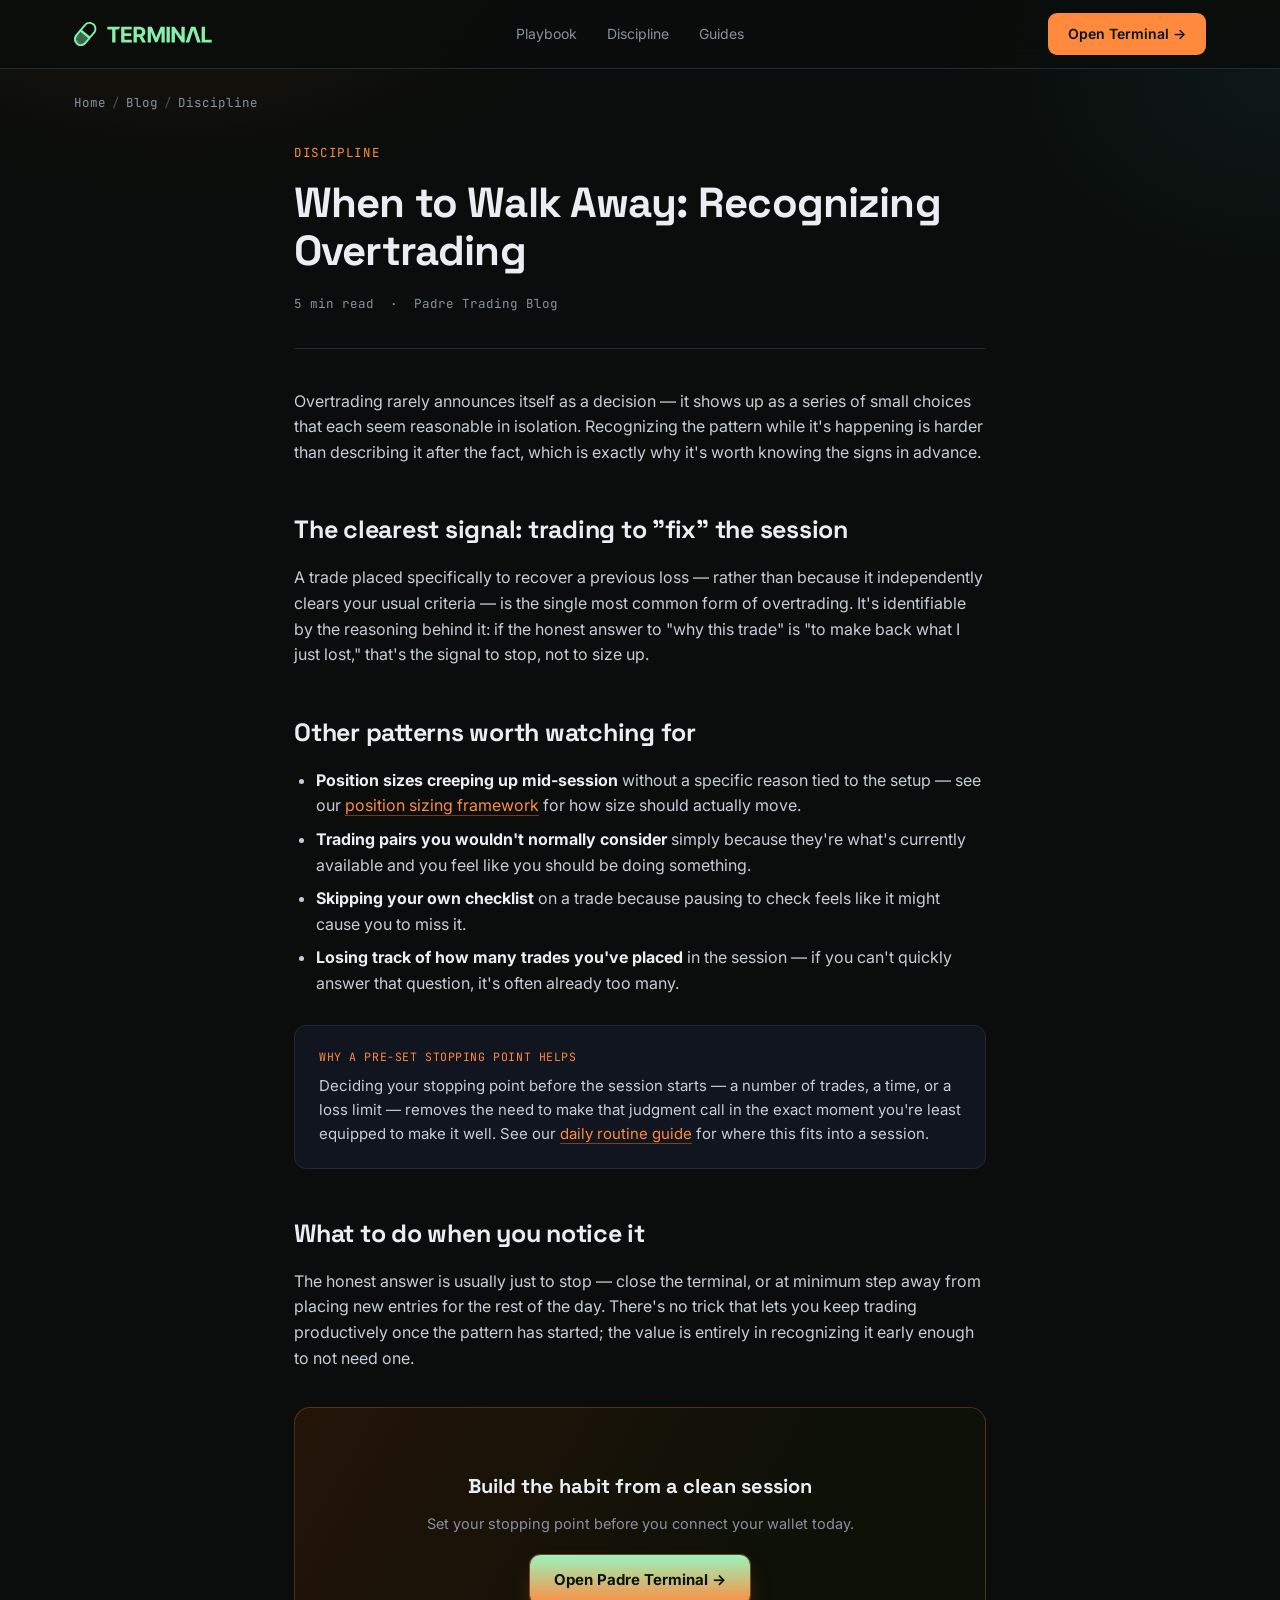
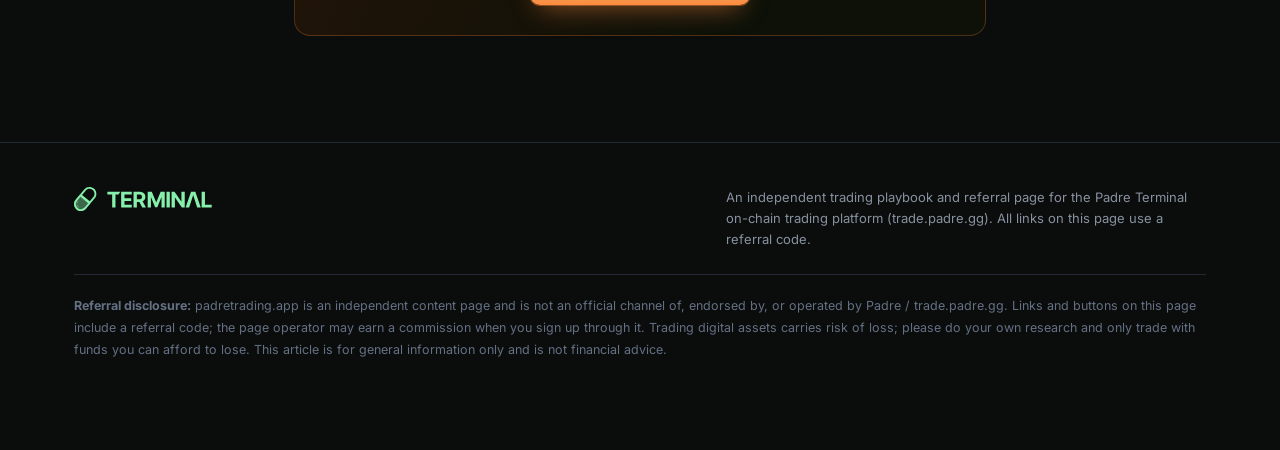
<file: blog/recognizing-overtrading.html>
<!DOCTYPE html>
<html lang="en">
<head>
<meta charset="UTF-8">
<meta name="viewport" content="width=device-width, initial-scale=1.0">
<title>When to Walk Away: Recognizing Overtrading</title>
<meta name="description" content="The specific patterns that signal a Padre Terminal trading session has turned into overtrading, and why a pre-set stopping point is the most reliable fix.">
<link rel="canonical" href="https://padretrading.app/blog/recognizing-overtrading.html">
<meta property="og:title" content="When to Walk Away: Recognizing Overtrading">
<meta property="og:description" content="The specific patterns that signal a Padre Terminal trading session has turned into overtrading, and why a pre-set stopping point is the most reliable fix.">
<meta property="og:type" content="article">
<link rel="icon" href="/favicon.ico" sizes="any">
<link rel="icon" href="/favicon-48.png" sizes="48x48" type="image/png">
<link rel="icon" href="/favicon-96.png" type="image/png" sizes="96x96">
<link rel="icon" href="/icon-mark.svg" type="image/svg+xml">
<link rel="apple-touch-icon" href="/apple-touch-icon.png">
<link rel="manifest" href="/site.webmanifest">
<link rel="preconnect" href="https://fonts.googleapis.com">
<link rel="preconnect" href="https://fonts.gstatic.com" crossorigin>
<link href="https://fonts.googleapis.com/css2?family=Space+Grotesk:wght@500;600;700&family=Inter:wght@400;500;600;700&family=JetBrains+Mono:wght@400;500;600&display=swap" rel="stylesheet">
<link rel="stylesheet" href="/blog/styles.css">
<script type="application/ld+json">
{
  "@context": "https://schema.org",
  "@type": "Article",
  "headline": "When to Walk Away: Recognizing Overtrading",
  "description": "The specific patterns that signal a Padre Terminal trading session has turned into overtrading, and why a pre-set stopping point is the most reliable fix.",
  "author": {"@type": "Organization", "name": "Padre Trading Blog"},
  "publisher": {"@type": "Organization", "name": "padretrading.app"},
  "mainEntityOfPage": "https://padretrading.app/blog/recognizing-overtrading.html"
}
</script>
</head>
<body>
<header>
  <div class="wrap">
    <nav>
      <a href="/" aria-label="Home" class="logo-img"><svg viewBox="0 0 460 80" fill="none" xmlns="http://www.w3.org/2000/svg">
          <g clip-path="url(#clipNavPT)">
            <path d="M111.18 24.9642V15.8462H154.259L148.422 24.9642H138.201V68.1539H127.239V24.9642H111.18Z" fill="#86EFAC"/>
            <path d="M157.173 68.1539V15.8462H192.518V24.9642H168.264V37.4282H190.699V46.5463H168.264V59.0358H192.62V68.1539H157.173Z" fill="#86EFAC"/>
            <path d="M198.449 68.1539V15.8462H219.142C223.104 15.8462 226.485 16.5528 229.285 17.9661C232.103 19.3623 234.245 21.346 235.713 23.917C237.199 26.4711 237.942 29.4765 237.942 32.933C237.942 36.4065 237.191 39.3949 235.688 41.8978C234.186 44.3838 232.008 46.2909 229.157 47.619C226.322 48.9471 222.891 49.6112 218.861 49.6112H205.005V40.723H217.068C219.185 40.723 220.944 40.4335 222.344 39.8546C223.745 39.2756 224.786 38.4073 225.469 37.2494C226.169 36.0915 226.519 34.6528 226.519 32.933C226.519 31.1963 226.169 29.7319 225.469 28.54C224.786 27.3481 223.736 26.4456 222.319 25.8326C220.919 25.2026 219.151 24.8877 217.017 24.8877H209.538V68.1539H198.449ZM226.775 44.3498L239.811 68.1539H227.57L214.814 44.3498H226.775Z" fill="#86EFAC"/>
            <path d="M245.639 15.8462H259.316L273.762 50.9904H274.375L288.821 15.8462H302.498V68.1539H291.741V34.1079H291.305L277.731 67.8985H270.406L256.832 33.9802H256.397V68.1539H245.639V15.8462Z" fill="#86EFAC"/>
            <path d="M319.416 15.8462V68.1539H308.327V15.8462H319.416Z" fill="#86EFAC"/>
            <path d="M369.117 15.8462V68.1539H359.538L336.718 35.2317H336.334V68.1539H325.245V15.8462H334.977L357.618 48.7428H358.079V15.8462H369.117Z" fill="#86EFAC"/>
            <path d="M383.916 68.1539H372.032L390.14 15.8462H404.431L422.513 68.1539H410.629L397.489 27.7993H397.08L383.916 68.1539Z" fill="#86EFAC"/>
            <path d="M425.427 68.1539V15.8462H436.517V59.0358H459.005V68.1539H425.427Z" fill="#86EFAC"/>
            <path d="M19.7001 25.2716L54.8013 54.725L40.4621 71.8139C32.3288 81.5068 17.8777 82.7711 8.18477 74.6377C-1.50821 66.5044 -2.77252 52.0533 5.36086 42.3604L19.7001 25.2716Z" fill="#86EFAC" fill-opacity="0.4"/>
            <path d="M12.4455 49.9567C10.1821 53.4357 7.52669 61.7278 15.0121 67.0642" stroke="#86EFAC" stroke-width="1.8" stroke-linecap="round" stroke-dasharray="3.62 7.23 12.06 7.23"/>
            <path d="M66.3158 5.36013C76.0084 13.4933 77.273 27.9446 69.1404 37.6376L40.462 71.8151L40.0761 72.2641C31.8782 81.546 17.7253 82.6454 8.18383 74.6391L7.73629 74.2532C-1.54562 66.0552 -2.64564 51.9031 5.36064 42.3617L34.0391 8.18404C42.1725 -1.50815 56.623 -2.77263 66.3158 5.36013ZM21.6579 32.5119L10.0743 46.3169C4.12538 53.4064 5.0497 63.9764 12.139 69.9255C19.2287 75.8744 29.7994 74.9496 35.7483 67.8599L47.3319 54.0551L21.6579 32.5119ZM62.3606 10.0738C55.2711 4.12539 44.7016 5.05031 38.7527 12.1392L26.8169 26.3637L52.491 47.9068L64.4268 33.6823C70.3751 26.5927 69.4499 16.0226 62.3606 10.0738Z" fill="#86EFAC"/>
          </g>
          <defs><clipPath id="clipNavPT"><rect width="460" height="80" fill="white"/></clipPath></defs>
        </svg></a>
      <div class="nav-links nav-mobile-hide">
        <a href="/#playbook">Playbook</a>
        <a href="/#discipline">Discipline</a>
        <a href="/blog/">Guides</a>
      </div>
      <div class="nav-right">
        <a class="nav-cta" href="/go/" target="_blank" rel="noopener sponsored">Open Terminal →</a>
        <button class="hamburger" id="menuBtn" aria-label="Open menu" aria-expanded="false">
          <svg viewBox="0 0 24 24" fill="none" stroke="currentColor" stroke-width="2" stroke-linecap="round"><path d="M4 7h16M4 12h16M4 17h16"/></svg>
        </button>
      </div>
    </nav>
    <div class="mobile-panel" id="mobilePanel">
      <a href="/">Home</a>
      <a href="/#playbook">Playbook</a>
      <a href="/#discipline">Discipline</a>
      <a href="/blog/">Guides</a>
    </div>
  </div>
</header><main><div class="wrap"><div class="crumb"><a href="/">Home</a><span>/</span><a href="/blog/">Blog</a><span>/</span>Discipline</div></div><div class="article-wrap"><div class="article-head">
      <div class="article-cat">DISCIPLINE</div>
      <h1>When to Walk Away: Recognizing Overtrading</h1>
      <div class="article-meta"><span>5 min read</span><span>·</span><span>Padre Trading Blog</span></div>
    </div><div class="prose">
<p>Overtrading rarely announces itself as a decision — it shows up as a series of small choices that each seem reasonable in isolation. Recognizing the pattern while it's happening is harder than describing it after the fact, which is exactly why it's worth knowing the signs in advance.</p>

<h2>The clearest signal: trading to "fix" the session</h2>
<p>A trade placed specifically to recover a previous loss — rather than because it independently clears your usual criteria — is the single most common form of overtrading. It's identifiable by the reasoning behind it: if the honest answer to "why this trade" is "to make back what I just lost," that's the signal to stop, not to size up.</p>

<h2>Other patterns worth watching for</h2>
<ul>
  <li><strong>Position sizes creeping up mid-session</strong> without a specific reason tied to the setup — see our <a class="inline-link" href="/blog/position-sizing-framework.html">position sizing framework</a> for how size should actually move.</li>
  <li><strong>Trading pairs you wouldn't normally consider</strong> simply because they're what's currently available and you feel like you should be doing something.</li>
  <li><strong>Skipping your own checklist</strong> on a trade because pausing to check feels like it might cause you to miss it.</li>
  <li><strong>Losing track of how many trades you've placed</strong> in the session — if you can't quickly answer that question, it's often already too many.</li>
</ul>

<div class="callout">
  <div class="lbl">WHY A PRE-SET STOPPING POINT HELPS</div>
  <p>Deciding your stopping point before the session starts — a number of trades, a time, or a loss limit — removes the need to make that judgment call in the exact moment you're least equipped to make it well. See our <a class="inline-link" href="/blog/daily-trading-routine-padre-terminal.html">daily routine guide</a> for where this fits into a session.</p>
</div>

<h2>What to do when you notice it</h2>
<p>The honest answer is usually just to stop — close the terminal, or at minimum step away from placing new entries for the rest of the day. There's no trick that lets you keep trading productively once the pattern has started; the value is entirely in recognizing it early enough to not need one.</p>

<div class="inline-cta">
  <h3>Build the habit from a clean session</h3>
  <p>Set your stopping point before you connect your wallet today.</p>
  <a class="btn-primary" href="/go/" target="_blank" rel="noopener sponsored">Open Padre Terminal →</a>
</div>
</div></div></main><footer>
  <div class="wrap">
    <div class="foot-grid">
      <span class="logo-img" style="display:inline-block;"><svg viewBox="0 0 460 80" fill="none" xmlns="http://www.w3.org/2000/svg">
          <g clip-path="url(#clipFootPT)">
            <path d="M111.18 24.9642V15.8462H154.259L148.422 24.9642H138.201V68.1539H127.239V24.9642H111.18Z" fill="#86EFAC"/>
            <path d="M157.173 68.1539V15.8462H192.518V24.9642H168.264V37.4282H190.699V46.5463H168.264V59.0358H192.62V68.1539H157.173Z" fill="#86EFAC"/>
            <path d="M198.449 68.1539V15.8462H219.142C223.104 15.8462 226.485 16.5528 229.285 17.9661C232.103 19.3623 234.245 21.346 235.713 23.917C237.199 26.4711 237.942 29.4765 237.942 32.933C237.942 36.4065 237.191 39.3949 235.688 41.8978C234.186 44.3838 232.008 46.2909 229.157 47.619C226.322 48.9471 222.891 49.6112 218.861 49.6112H205.005V40.723H217.068C219.185 40.723 220.944 40.4335 222.344 39.8546C223.745 39.2756 224.786 38.4073 225.469 37.2494C226.169 36.0915 226.519 34.6528 226.519 32.933C226.519 31.1963 226.169 29.7319 225.469 28.54C224.786 27.3481 223.736 26.4456 222.319 25.8326C220.919 25.2026 219.151 24.8877 217.017 24.8877H209.538V68.1539H198.449ZM226.775 44.3498L239.811 68.1539H227.57L214.814 44.3498H226.775Z" fill="#86EFAC"/>
            <path d="M245.639 15.8462H259.316L273.762 50.9904H274.375L288.821 15.8462H302.498V68.1539H291.741V34.1079H291.305L277.731 67.8985H270.406L256.832 33.9802H256.397V68.1539H245.639V15.8462Z" fill="#86EFAC"/>
            <path d="M319.416 15.8462V68.1539H308.327V15.8462H319.416Z" fill="#86EFAC"/>
            <path d="M369.117 15.8462V68.1539H359.538L336.718 35.2317H336.334V68.1539H325.245V15.8462H334.977L357.618 48.7428H358.079V15.8462H369.117Z" fill="#86EFAC"/>
            <path d="M383.916 68.1539H372.032L390.14 15.8462H404.431L422.513 68.1539H410.629L397.489 27.7993H397.08L383.916 68.1539Z" fill="#86EFAC"/>
            <path d="M425.427 68.1539V15.8462H436.517V59.0358H459.005V68.1539H425.427Z" fill="#86EFAC"/>
            <path d="M19.7001 25.2716L54.8013 54.725L40.4621 71.8139C32.3288 81.5068 17.8777 82.7711 8.18477 74.6377C-1.50821 66.5044 -2.77252 52.0533 5.36086 42.3604L19.7001 25.2716Z" fill="#86EFAC" fill-opacity="0.4"/>
            <path d="M12.4455 49.9567C10.1821 53.4357 7.52669 61.7278 15.0121 67.0642" stroke="#86EFAC" stroke-width="1.8" stroke-linecap="round" stroke-dasharray="3.62 7.23 12.06 7.23"/>
            <path d="M66.3158 5.36013C76.0084 13.4933 77.273 27.9446 69.1404 37.6376L40.462 71.8151L40.0761 72.2641C31.8782 81.546 17.7253 82.6454 8.18383 74.6391L7.73629 74.2532C-1.54562 66.0552 -2.64564 51.9031 5.36064 42.3617L34.0391 8.18404C42.1725 -1.50815 56.623 -2.77263 66.3158 5.36013ZM21.6579 32.5119L10.0743 46.3169C4.12538 53.4064 5.0497 63.9764 12.139 69.9255C19.2287 75.8744 29.7994 74.9496 35.7483 67.8599L47.3319 54.0551L21.6579 32.5119ZM62.3606 10.0738C55.2711 4.12539 44.7016 5.05031 38.7527 12.1392L26.8169 26.3637L52.491 47.9068L64.4268 33.6823C70.3751 26.5927 69.4499 16.0226 62.3606 10.0738Z" fill="#86EFAC"/>
          </g>
          <defs><clipPath id="clipFootPT"><rect width="460" height="80" fill="white"/></clipPath></defs>
        </svg></span>
      <div style="max-width:480px;">An independent trading playbook and referral page for the Padre Terminal on-chain trading platform (trade.padre.gg). All links on this page use a referral code.</div>
    </div>
    <div class="disclaimer">
      <strong>Referral disclosure:</strong> padretrading.app is an independent content page and is not an official channel of, endorsed by, or operated by Padre / trade.padre.gg. Links and buttons on this page include a referral code; the page operator may earn a commission when you sign up through it. Trading digital assets carries risk of loss; please do your own research and only trade with funds you can afford to lose. This article is for general information only and is not financial advice.
    </div>
  </div>
</footer>
</body>
</html>
</file>
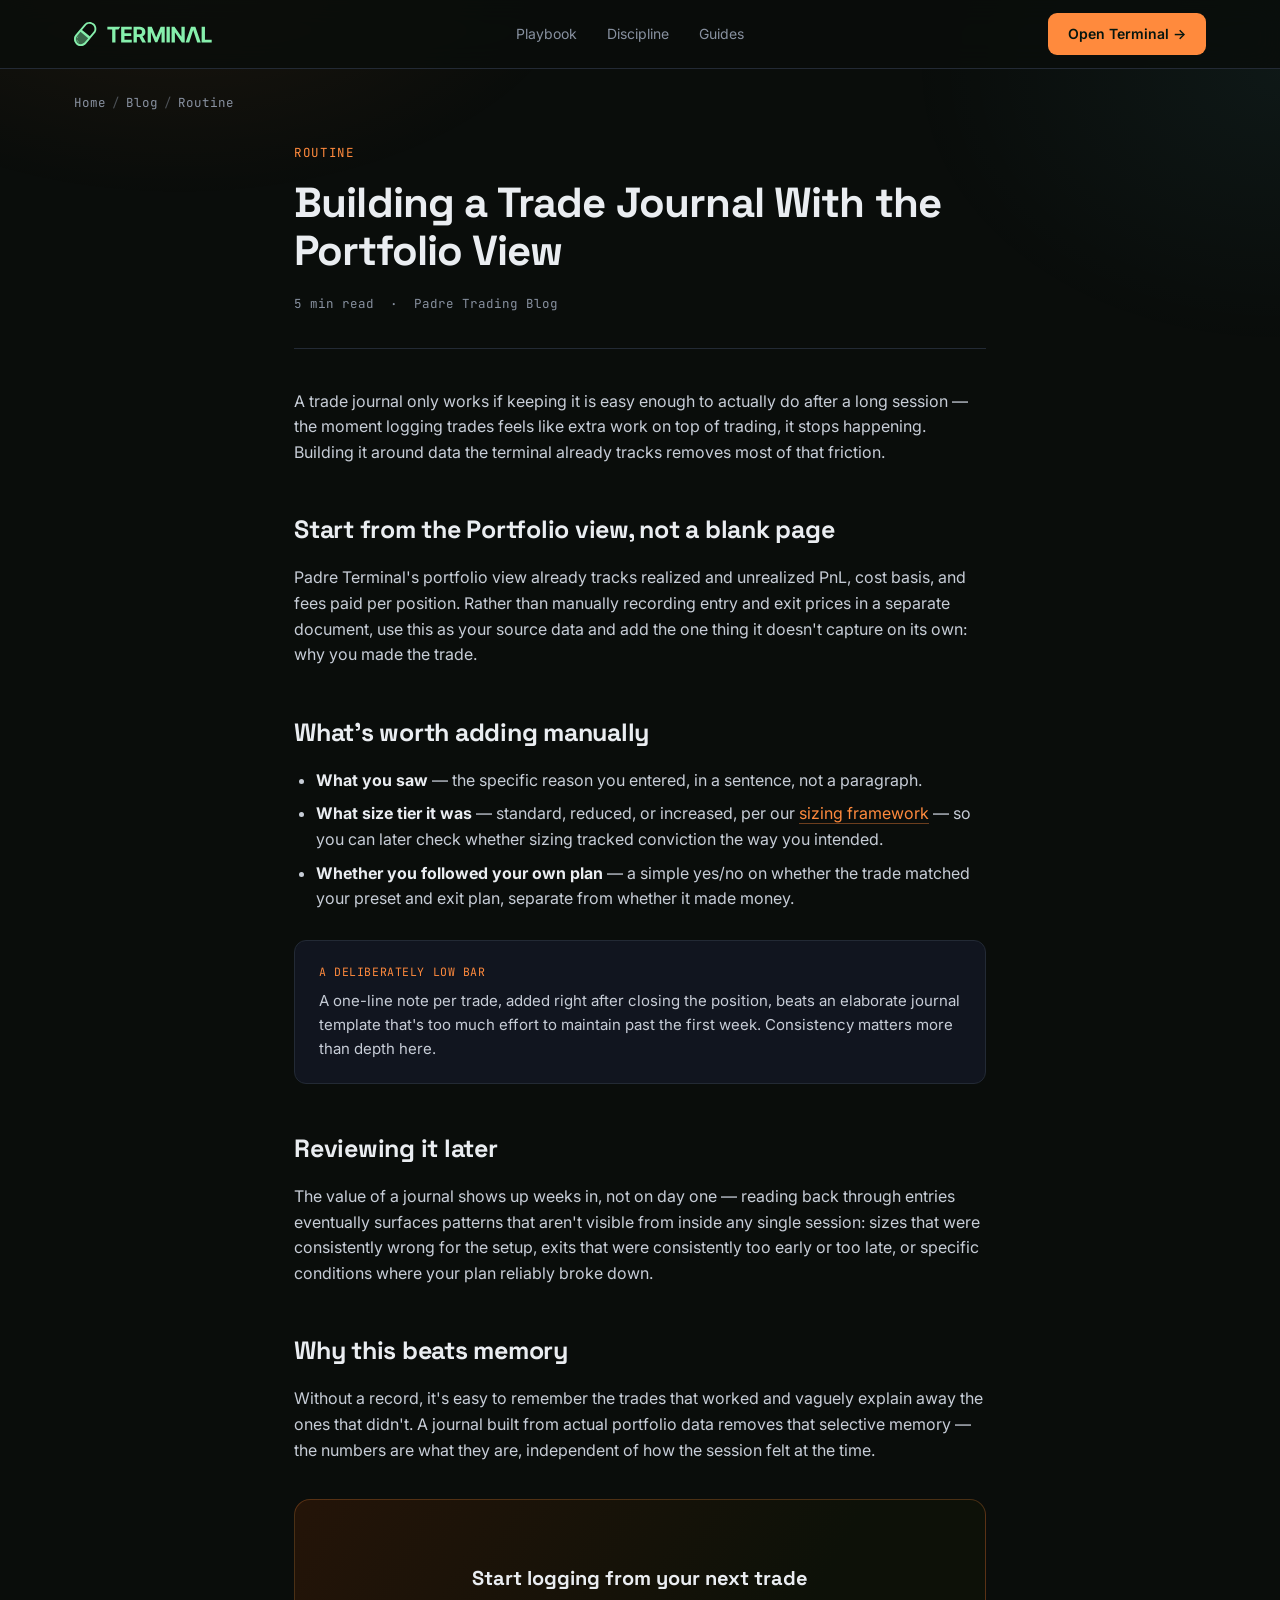
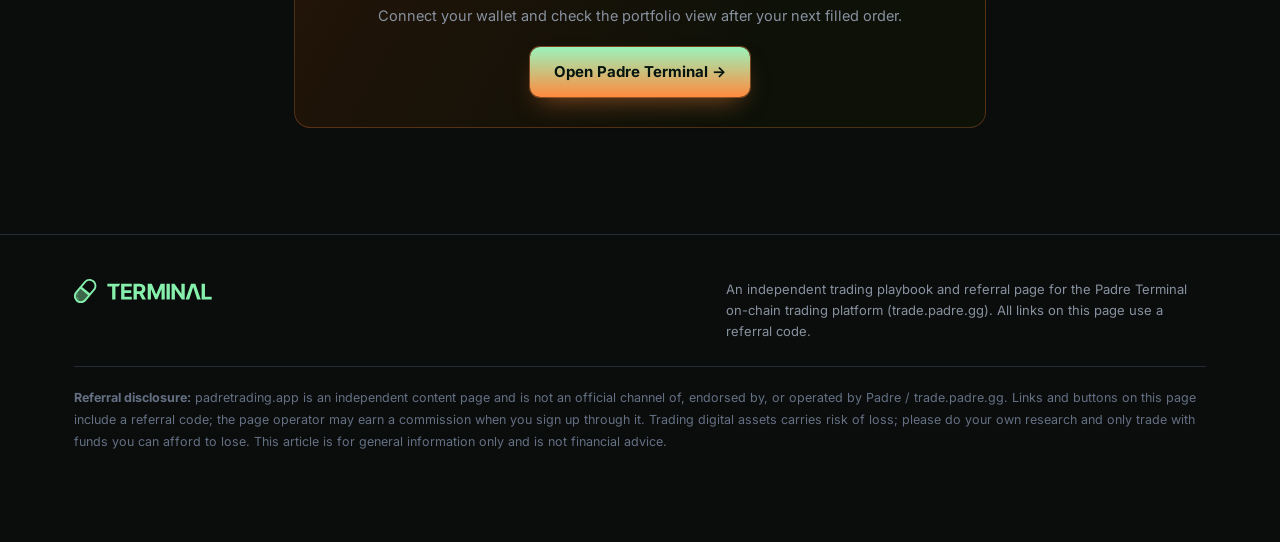
<file: blog/trade-journal-portfolio-view.html>
<!DOCTYPE html>
<html lang="en">
<head>
<meta charset="UTF-8">
<meta name="viewport" content="width=device-width, initial-scale=1.0">
<title>Building a Trade Journal With the Portfolio View</title>
<meta name="description" content="How to turn Padre Terminal's portfolio and PnL data into a trade journal habit that's actually easy to keep up.">
<link rel="canonical" href="https://padretrading.app/blog/trade-journal-portfolio-view.html">
<meta property="og:title" content="Building a Trade Journal With the Portfolio View">
<meta property="og:description" content="How to turn Padre Terminal's portfolio and PnL data into a trade journal habit that's actually easy to keep up.">
<meta property="og:type" content="article">
<link rel="icon" href="/favicon.ico" sizes="any">
<link rel="icon" href="/favicon-48.png" sizes="48x48" type="image/png">
<link rel="icon" href="/favicon-96.png" type="image/png" sizes="96x96">
<link rel="icon" href="/icon-mark.svg" type="image/svg+xml">
<link rel="apple-touch-icon" href="/apple-touch-icon.png">
<link rel="manifest" href="/site.webmanifest">
<link rel="preconnect" href="https://fonts.googleapis.com">
<link rel="preconnect" href="https://fonts.gstatic.com" crossorigin>
<link href="https://fonts.googleapis.com/css2?family=Space+Grotesk:wght@500;600;700&family=Inter:wght@400;500;600;700&family=JetBrains+Mono:wght@400;500;600&display=swap" rel="stylesheet">
<link rel="stylesheet" href="/blog/styles.css">
<script type="application/ld+json">
{
  "@context": "https://schema.org",
  "@type": "Article",
  "headline": "Building a Trade Journal With the Portfolio View",
  "description": "How to turn Padre Terminal's portfolio and PnL data into a trade journal habit that's actually easy to keep up.",
  "author": {"@type": "Organization", "name": "Padre Trading Blog"},
  "publisher": {"@type": "Organization", "name": "padretrading.app"},
  "mainEntityOfPage": "https://padretrading.app/blog/trade-journal-portfolio-view.html"
}
</script>
</head>
<body>
<header>
  <div class="wrap">
    <nav>
      <a href="/" aria-label="Home" class="logo-img"><svg viewBox="0 0 460 80" fill="none" xmlns="http://www.w3.org/2000/svg">
          <g clip-path="url(#clipNavPT)">
            <path d="M111.18 24.9642V15.8462H154.259L148.422 24.9642H138.201V68.1539H127.239V24.9642H111.18Z" fill="#86EFAC"/>
            <path d="M157.173 68.1539V15.8462H192.518V24.9642H168.264V37.4282H190.699V46.5463H168.264V59.0358H192.62V68.1539H157.173Z" fill="#86EFAC"/>
            <path d="M198.449 68.1539V15.8462H219.142C223.104 15.8462 226.485 16.5528 229.285 17.9661C232.103 19.3623 234.245 21.346 235.713 23.917C237.199 26.4711 237.942 29.4765 237.942 32.933C237.942 36.4065 237.191 39.3949 235.688 41.8978C234.186 44.3838 232.008 46.2909 229.157 47.619C226.322 48.9471 222.891 49.6112 218.861 49.6112H205.005V40.723H217.068C219.185 40.723 220.944 40.4335 222.344 39.8546C223.745 39.2756 224.786 38.4073 225.469 37.2494C226.169 36.0915 226.519 34.6528 226.519 32.933C226.519 31.1963 226.169 29.7319 225.469 28.54C224.786 27.3481 223.736 26.4456 222.319 25.8326C220.919 25.2026 219.151 24.8877 217.017 24.8877H209.538V68.1539H198.449ZM226.775 44.3498L239.811 68.1539H227.57L214.814 44.3498H226.775Z" fill="#86EFAC"/>
            <path d="M245.639 15.8462H259.316L273.762 50.9904H274.375L288.821 15.8462H302.498V68.1539H291.741V34.1079H291.305L277.731 67.8985H270.406L256.832 33.9802H256.397V68.1539H245.639V15.8462Z" fill="#86EFAC"/>
            <path d="M319.416 15.8462V68.1539H308.327V15.8462H319.416Z" fill="#86EFAC"/>
            <path d="M369.117 15.8462V68.1539H359.538L336.718 35.2317H336.334V68.1539H325.245V15.8462H334.977L357.618 48.7428H358.079V15.8462H369.117Z" fill="#86EFAC"/>
            <path d="M383.916 68.1539H372.032L390.14 15.8462H404.431L422.513 68.1539H410.629L397.489 27.7993H397.08L383.916 68.1539Z" fill="#86EFAC"/>
            <path d="M425.427 68.1539V15.8462H436.517V59.0358H459.005V68.1539H425.427Z" fill="#86EFAC"/>
            <path d="M19.7001 25.2716L54.8013 54.725L40.4621 71.8139C32.3288 81.5068 17.8777 82.7711 8.18477 74.6377C-1.50821 66.5044 -2.77252 52.0533 5.36086 42.3604L19.7001 25.2716Z" fill="#86EFAC" fill-opacity="0.4"/>
            <path d="M12.4455 49.9567C10.1821 53.4357 7.52669 61.7278 15.0121 67.0642" stroke="#86EFAC" stroke-width="1.8" stroke-linecap="round" stroke-dasharray="3.62 7.23 12.06 7.23"/>
            <path d="M66.3158 5.36013C76.0084 13.4933 77.273 27.9446 69.1404 37.6376L40.462 71.8151L40.0761 72.2641C31.8782 81.546 17.7253 82.6454 8.18383 74.6391L7.73629 74.2532C-1.54562 66.0552 -2.64564 51.9031 5.36064 42.3617L34.0391 8.18404C42.1725 -1.50815 56.623 -2.77263 66.3158 5.36013ZM21.6579 32.5119L10.0743 46.3169C4.12538 53.4064 5.0497 63.9764 12.139 69.9255C19.2287 75.8744 29.7994 74.9496 35.7483 67.8599L47.3319 54.0551L21.6579 32.5119ZM62.3606 10.0738C55.2711 4.12539 44.7016 5.05031 38.7527 12.1392L26.8169 26.3637L52.491 47.9068L64.4268 33.6823C70.3751 26.5927 69.4499 16.0226 62.3606 10.0738Z" fill="#86EFAC"/>
          </g>
          <defs><clipPath id="clipNavPT"><rect width="460" height="80" fill="white"/></clipPath></defs>
        </svg></a>
      <div class="nav-links nav-mobile-hide">
        <a href="/#playbook">Playbook</a>
        <a href="/#discipline">Discipline</a>
        <a href="/blog/">Guides</a>
      </div>
      <div class="nav-right">
        <a class="nav-cta" href="/go/" target="_blank" rel="noopener sponsored">Open Terminal →</a>
        <button class="hamburger" id="menuBtn" aria-label="Open menu" aria-expanded="false">
          <svg viewBox="0 0 24 24" fill="none" stroke="currentColor" stroke-width="2" stroke-linecap="round"><path d="M4 7h16M4 12h16M4 17h16"/></svg>
        </button>
      </div>
    </nav>
    <div class="mobile-panel" id="mobilePanel">
      <a href="/">Home</a>
      <a href="/#playbook">Playbook</a>
      <a href="/#discipline">Discipline</a>
      <a href="/blog/">Guides</a>
    </div>
  </div>
</header><main><div class="wrap"><div class="crumb"><a href="/">Home</a><span>/</span><a href="/blog/">Blog</a><span>/</span>Routine</div></div><div class="article-wrap"><div class="article-head">
      <div class="article-cat">ROUTINE</div>
      <h1>Building a Trade Journal With the Portfolio View</h1>
      <div class="article-meta"><span>5 min read</span><span>·</span><span>Padre Trading Blog</span></div>
    </div><div class="prose">
<p>A trade journal only works if keeping it is easy enough to actually do after a long session — the moment logging trades feels like extra work on top of trading, it stops happening. Building it around data the terminal already tracks removes most of that friction.</p>

<h2>Start from the Portfolio view, not a blank page</h2>
<p>Padre Terminal's portfolio view already tracks realized and unrealized PnL, cost basis, and fees paid per position. Rather than manually recording entry and exit prices in a separate document, use this as your source data and add the one thing it doesn't capture on its own: why you made the trade.</p>

<h2>What's worth adding manually</h2>
<ul>
  <li><strong>What you saw</strong> — the specific reason you entered, in a sentence, not a paragraph.</li>
  <li><strong>What size tier it was</strong> — standard, reduced, or increased, per our <a class="inline-link" href="/blog/position-sizing-framework.html">sizing framework</a> — so you can later check whether sizing tracked conviction the way you intended.</li>
  <li><strong>Whether you followed your own plan</strong> — a simple yes/no on whether the trade matched your preset and exit plan, separate from whether it made money.</li>
</ul>

<div class="callout">
  <div class="lbl">A DELIBERATELY LOW BAR</div>
  <p>A one-line note per trade, added right after closing the position, beats an elaborate journal template that's too much effort to maintain past the first week. Consistency matters more than depth here.</p>
</div>

<h2>Reviewing it later</h2>
<p>The value of a journal shows up weeks in, not on day one — reading back through entries eventually surfaces patterns that aren't visible from inside any single session: sizes that were consistently wrong for the setup, exits that were consistently too early or too late, or specific conditions where your plan reliably broke down.</p>

<h2>Why this beats memory</h2>
<p>Without a record, it's easy to remember the trades that worked and vaguely explain away the ones that didn't. A journal built from actual portfolio data removes that selective memory — the numbers are what they are, independent of how the session felt at the time.</p>

<div class="inline-cta">
  <h3>Start logging from your next trade</h3>
  <p>Connect your wallet and check the portfolio view after your next filled order.</p>
  <a class="btn-primary" href="/go/" target="_blank" rel="noopener sponsored">Open Padre Terminal →</a>
</div>
</div></div></main><footer>
  <div class="wrap">
    <div class="foot-grid">
      <span class="logo-img" style="display:inline-block;"><svg viewBox="0 0 460 80" fill="none" xmlns="http://www.w3.org/2000/svg">
          <g clip-path="url(#clipFootPT)">
            <path d="M111.18 24.9642V15.8462H154.259L148.422 24.9642H138.201V68.1539H127.239V24.9642H111.18Z" fill="#86EFAC"/>
            <path d="M157.173 68.1539V15.8462H192.518V24.9642H168.264V37.4282H190.699V46.5463H168.264V59.0358H192.62V68.1539H157.173Z" fill="#86EFAC"/>
            <path d="M198.449 68.1539V15.8462H219.142C223.104 15.8462 226.485 16.5528 229.285 17.9661C232.103 19.3623 234.245 21.346 235.713 23.917C237.199 26.4711 237.942 29.4765 237.942 32.933C237.942 36.4065 237.191 39.3949 235.688 41.8978C234.186 44.3838 232.008 46.2909 229.157 47.619C226.322 48.9471 222.891 49.6112 218.861 49.6112H205.005V40.723H217.068C219.185 40.723 220.944 40.4335 222.344 39.8546C223.745 39.2756 224.786 38.4073 225.469 37.2494C226.169 36.0915 226.519 34.6528 226.519 32.933C226.519 31.1963 226.169 29.7319 225.469 28.54C224.786 27.3481 223.736 26.4456 222.319 25.8326C220.919 25.2026 219.151 24.8877 217.017 24.8877H209.538V68.1539H198.449ZM226.775 44.3498L239.811 68.1539H227.57L214.814 44.3498H226.775Z" fill="#86EFAC"/>
            <path d="M245.639 15.8462H259.316L273.762 50.9904H274.375L288.821 15.8462H302.498V68.1539H291.741V34.1079H291.305L277.731 67.8985H270.406L256.832 33.9802H256.397V68.1539H245.639V15.8462Z" fill="#86EFAC"/>
            <path d="M319.416 15.8462V68.1539H308.327V15.8462H319.416Z" fill="#86EFAC"/>
            <path d="M369.117 15.8462V68.1539H359.538L336.718 35.2317H336.334V68.1539H325.245V15.8462H334.977L357.618 48.7428H358.079V15.8462H369.117Z" fill="#86EFAC"/>
            <path d="M383.916 68.1539H372.032L390.14 15.8462H404.431L422.513 68.1539H410.629L397.489 27.7993H397.08L383.916 68.1539Z" fill="#86EFAC"/>
            <path d="M425.427 68.1539V15.8462H436.517V59.0358H459.005V68.1539H425.427Z" fill="#86EFAC"/>
            <path d="M19.7001 25.2716L54.8013 54.725L40.4621 71.8139C32.3288 81.5068 17.8777 82.7711 8.18477 74.6377C-1.50821 66.5044 -2.77252 52.0533 5.36086 42.3604L19.7001 25.2716Z" fill="#86EFAC" fill-opacity="0.4"/>
            <path d="M12.4455 49.9567C10.1821 53.4357 7.52669 61.7278 15.0121 67.0642" stroke="#86EFAC" stroke-width="1.8" stroke-linecap="round" stroke-dasharray="3.62 7.23 12.06 7.23"/>
            <path d="M66.3158 5.36013C76.0084 13.4933 77.273 27.9446 69.1404 37.6376L40.462 71.8151L40.0761 72.2641C31.8782 81.546 17.7253 82.6454 8.18383 74.6391L7.73629 74.2532C-1.54562 66.0552 -2.64564 51.9031 5.36064 42.3617L34.0391 8.18404C42.1725 -1.50815 56.623 -2.77263 66.3158 5.36013ZM21.6579 32.5119L10.0743 46.3169C4.12538 53.4064 5.0497 63.9764 12.139 69.9255C19.2287 75.8744 29.7994 74.9496 35.7483 67.8599L47.3319 54.0551L21.6579 32.5119ZM62.3606 10.0738C55.2711 4.12539 44.7016 5.05031 38.7527 12.1392L26.8169 26.3637L52.491 47.9068L64.4268 33.6823C70.3751 26.5927 69.4499 16.0226 62.3606 10.0738Z" fill="#86EFAC"/>
          </g>
          <defs><clipPath id="clipFootPT"><rect width="460" height="80" fill="white"/></clipPath></defs>
        </svg></span>
      <div style="max-width:480px;">An independent trading playbook and referral page for the Padre Terminal on-chain trading platform (trade.padre.gg). All links on this page use a referral code.</div>
    </div>
    <div class="disclaimer">
      <strong>Referral disclosure:</strong> padretrading.app is an independent content page and is not an official channel of, endorsed by, or operated by Padre / trade.padre.gg. Links and buttons on this page include a referral code; the page operator may earn a commission when you sign up through it. Trading digital assets carries risk of loss; please do your own research and only trade with funds you can afford to lose. This article is for general information only and is not financial advice.
    </div>
  </div>
</footer>
</body>
</html>
</file>
<file: blog/styles.css>
:root{
  --bg:#0A0D0B;
  --panel:#11151F;
  --panel-2:#151A25;
  --line:#232A35;
  --text:#EAEDF1;
  --muted:#8891A0;
  --up:#FF8A3D;
  --down:#FB7185;
  --accent:#67E8F9;
  --up-dim: rgba(255,138,61,0.12);
  --radius:14px;
  --maxw:1180px;
  --maxw-article:740px;
}
*{box-sizing:border-box; margin:0; padding:0;}
html{scroll-behavior:smooth;}
body{
  background:var(--bg);
  color:var(--text);
  font-family:'Inter',sans-serif;
  line-height:1.6;
  -webkit-font-smoothing:antialiased;
  position:relative;
}
body::before{
  content:""; position:fixed; inset:0; z-index:-1; pointer-events:none;
  background:
    radial-gradient(700px 420px at 14% -6%, rgba(255,138,61,0.08), transparent 60%),
    radial-gradient(620px 460px at 100% 8%, rgba(103,232,249,0.05), transparent 60%);
}
h1,h2,h3,.mono{font-family:'Space Grotesk',sans-serif;}
.num,code{font-family:'JetBrains Mono',monospace;}
a{color:inherit; text-decoration:none;}
img{max-width:100%; display:block;}
.wrap{max-width:var(--maxw); margin:0 auto; padding:0 24px;}
::selection{background:var(--up); color:#04150F;}

/* nav */
header{position:sticky; top:0; z-index:50; background:rgba(10,13,11,0.85); backdrop-filter:blur(14px); border-bottom:1px solid var(--line);}
nav{display:flex; align-items:center; justify-content:space-between; height:68px;}
.logo-img{height:24px; width:auto; line-height:0;}
.logo-img svg{height:24px; width:auto; display:block;}
.nav-links{display:flex; gap:30px; font-size:14px; color:var(--muted);}
.nav-links a:hover{color:var(--text);}
.nav-cta{background:var(--up); color:#04150F; font-weight:600; font-size:14px; padding:10px 20px; border-radius:9px; white-space:nowrap;}
.nav-mobile-hide{display:flex;}
@media(max-width:780px){ .nav-mobile-hide{display:none;} }

.nav-right{display:flex; align-items:center; gap:10px;}
.hamburger{
  display:none; align-items:center; justify-content:center; flex-shrink:0;
  width:38px; height:38px; border-radius:8px; border:1px solid var(--line);
  background:transparent; color:var(--text); cursor:pointer; padding:0;
}
.hamburger svg{width:18px; height:18px;}
.hamburger.open{border-color:var(--up); color:var(--up);}
@media(max-width:780px){ .hamburger{display:flex;} }

.mobile-panel{display:none; flex-direction:column; padding:6px 0 16px; border-top:1px solid var(--line);}
.mobile-panel.open{display:flex;}
.mobile-panel a{padding:13px 4px; font-size:15px; color:var(--muted); border-bottom:1px solid var(--line);}
.mobile-panel a:last-child{border-bottom:none;}
.mobile-panel a:hover{color:var(--up);}

@media(max-width:480px){
  .wrap{padding:0 16px;}
  nav{height:60px;}
  .logo-img, .logo-img svg{height:18px;}
  .nav-right{gap:6px;}
  .nav-cta{padding:8px 12px; font-size:12.5px;}
  .hamburger{width:32px; height:32px;}
  .hamburger svg{width:16px; height:16px;}
}

/* breadcrumb */
.crumb{font-family:'JetBrains Mono',monospace; font-size:12.5px; color:var(--muted); padding:24px 0 0;}
.crumb a:hover{color:var(--up);}
.crumb span{margin:0 6px; opacity:0.5;}

/* blog hub */
.blog-hero{padding:36px 0 44px;}
.blog-hero h1{font-size:clamp(30px,4.4vw,46px); letter-spacing:-0.02em; margin-bottom:14px;}
.blog-hero p{color:var(--muted); font-size:16.5px; max-width:560px;}

.tag-row{display:flex; gap:10px; flex-wrap:wrap; margin:28px 0 8px;}
.tag-pill{
  font-family:'JetBrains Mono',monospace; font-size:12.5px; color:var(--muted);
  border:1px solid var(--line); padding:7px 14px; border-radius:100px; background:var(--panel);
  transition:border-color .15s ease, color .15s ease;
}
.tag-pill:hover, .tag-pill.active{border-color:var(--up); color:var(--up);}

.post-grid{display:grid; grid-template-columns:repeat(2,1fr); gap:1px; background:var(--line); border:1px solid var(--line); border-radius:var(--radius); overflow:hidden; margin:32px 0 80px;}
@media(max-width:760px){ .post-grid{grid-template-columns:1fr;} }
.post-card{background:var(--panel); padding:30px 28px; display:flex; flex-direction:column; gap:14px; transition:background .2s ease;}
.post-card:hover{background:var(--panel-2);}
.post-card .cat{font-family:'JetBrains Mono',monospace; font-size:11.5px; color:var(--up); letter-spacing:0.05em;}
.post-card h2{font-size:19px; font-weight:600; line-height:1.3;}
.post-card p{color:var(--muted); font-size:14.5px;}
.post-card .meta{font-family:'JetBrains Mono',monospace; font-size:12px; color:var(--muted); margin-top:auto; padding-top:6px; border-top:1px solid var(--line);}
.post-card.featured{grid-column:1/-1; display:grid; grid-template-columns:1.3fr 1fr; gap:28px; align-items:center; padding:38px;}
@media(max-width:760px){ .post-card.featured{grid-template-columns:1fr;} }
.post-card.featured h2{font-size:26px;}

/* article */
.article-wrap{max-width:var(--maxw-article); margin:0 auto; padding:0 24px;}
.article-head{padding:30px 0 34px; border-bottom:1px solid var(--line); margin-bottom:40px;}
.article-cat{font-family:'JetBrains Mono',monospace; font-size:12.5px; color:var(--up); letter-spacing:0.05em; margin-bottom:16px;}
.article-head h1{font-size:clamp(28px,4.4vw,42px); letter-spacing:-0.02em; line-height:1.15; margin-bottom:18px;}
.article-meta{display:flex; gap:16px; flex-wrap:wrap; font-family:'JetBrains Mono',monospace; font-size:12.5px; color:var(--muted);}

.prose{padding-bottom:70px;}
.prose h2{font-size:25px; margin:44px 0 16px; letter-spacing:-0.01em;}
.prose h3{font-size:19px; margin:32px 0 12px;}
.prose p{color:#C7CDD7; font-size:16px; margin-bottom:18px;}
.prose ul,.prose ol{color:#C7CDD7; font-size:16px; margin:0 0 20px 22px;}
.prose li{margin-bottom:8px;}
.prose strong{color:var(--text);}
.prose a.inline-link{color:var(--up); border-bottom:1px solid rgba(255,138,61,0.4);}
.prose blockquote{
  border-left:3px solid var(--up); padding:4px 20px; margin:24px 0; color:var(--muted); font-size:15.5px;
}
.callout{
  background:var(--panel); border:1px solid var(--line); border-radius:12px; padding:22px 24px; margin:28px 0;
}
.callout .lbl{font-family:'JetBrains Mono',monospace; font-size:11.5px; color:var(--up); letter-spacing:0.05em; margin-bottom:8px;}
.callout p{margin-bottom:0; font-size:15px;}
.inline-cta{
  background:linear-gradient(120deg, #241408, #0d1108 70%); border:1px solid rgba(255,138,61,0.25);
  border-radius:16px; padding:30px 28px; margin:36px 0; text-align:center;
}
.inline-cta h3{margin-bottom:10px; font-size:20px;}
.inline-cta p{color:var(--muted); font-size:14.5px; margin-bottom:20px;}
.btn-primary{
  display:inline-flex; align-items:center; gap:8px;
  background:linear-gradient(180deg, #9BF3BB, var(--up)); color:#04150F; font-weight:700; font-size:15px;
  padding:13px 24px; border-radius:10px;
  box-shadow:0 0 0 1px rgba(255,138,61,0.4), 0 12px 26px -10px rgba(255,138,61,0.5);
}

.related{border-top:1px solid var(--line); padding-top:36px; margin-top:20px;}
.related h3{font-size:14px; font-family:'JetBrains Mono',monospace; color:var(--muted); letter-spacing:0.05em; margin-bottom:20px;}
.related-grid{display:grid; grid-template-columns:repeat(2,1fr); gap:16px;}
@media(max-width:600px){ .related-grid{grid-template-columns:1fr;} }
.related-grid a{background:var(--panel); border:1px solid var(--line); border-radius:12px; padding:18px 20px; font-size:14.5px; font-weight:500; transition:border-color .15s ease;}
.related-grid a:hover{border-color:var(--up);}

footer{border-top:1px solid var(--line); padding:44px 0 90px; color:var(--muted); font-size:13px;}
footer .foot-grid{display:flex; justify-content:space-between; flex-wrap:wrap; gap:20px; margin-bottom:24px; align-items:flex-start;}
.disclaimer{border-top:1px solid var(--line); padding-top:20px; font-size:12.5px; line-height:1.75; color:#657085;}
</file>
